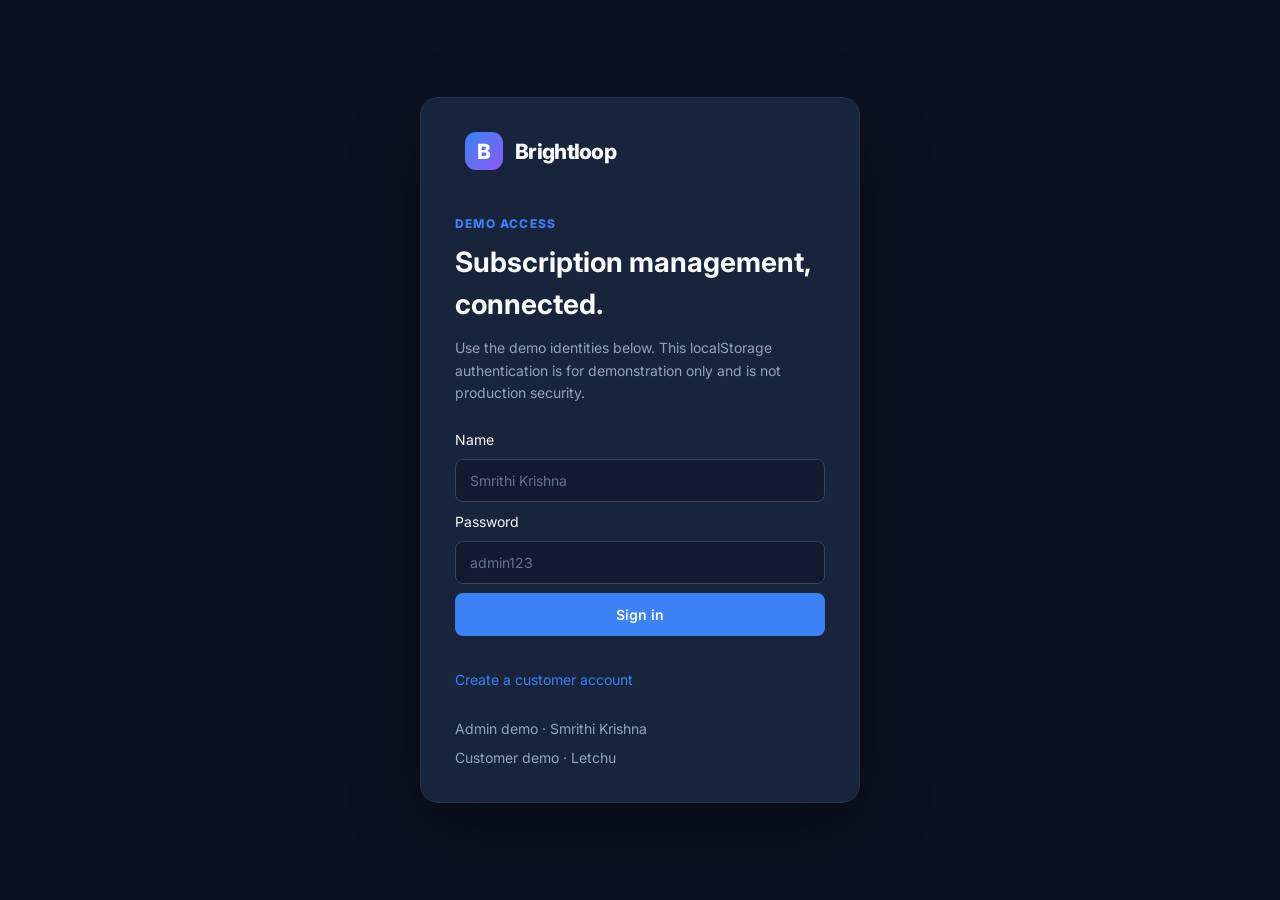
<file: index.html>
<!DOCTYPE html>
<html lang="en">
<head>
    <meta charset="UTF-8">
    <meta name="viewport" content="width=device-width, initial-scale=1.0">
    <title>Brightloop | Subscription Management</title>

    <link rel="stylesheet" href="./styles/main.css">

    <!-- Module stylesheets -->
    <link rel="stylesheet" href="./modules/products/products.css">
    <link rel="stylesheet" href="./modules/subscriptions/subscriptions.css">
    <link rel="stylesheet" href="./modules/billing/billing.css">
    <link rel="stylesheet" href="./modules/dashboard/dashboard.css">

    <link rel="preconnect" href="https://fonts.googleapis.com">
    <link rel="preconnect" href="https://fonts.gstatic.com" crossorigin>
    
    
    <link href="https://fonts.googleapis.com/css2?family=Inter:wght@400;500;600;700;800&display=swap" rel="stylesheet">
</head>



<body>

    <div id="auth-screen" class="auth-screen">
        <div class="auth-card">
            <div class="brand auth-brand"><div class="brand-logo">B</div><div class="brand-name">Brightloop</div></div>
            <p class="eyebrow">DEMO ACCESS</p>
            <h1>Subscription management, connected.</h1>
            <p class="auth-copy">Use the demo identities below. This localStorage authentication is for demonstration only and is not production security.</p>
            <form id="login-form">
                <label for="login-name">Name</label>
                <input id="login-name" required placeholder="Smrithi Krishna">
                <label for="login-password">Password</label>
                <input id="login-password" type="password" required placeholder="admin123">
                <button class="btn btn-primary" type="submit">Sign in</button>
                <p id="login-error" class="auth-error" role="alert"></p>
            </form>
            <form id="signup-form" class="hidden">
                <label for="signup-name">Customer name</label>
                <input id="signup-name" required placeholder="Your name">
                <label for="signup-password">Password</label>
                <input id="signup-password" type="password" minlength="4" required placeholder="At least 4 characters">
                <button class="btn btn-primary" type="submit">Create customer account</button>
                <p id="signup-error" class="auth-error" role="alert"></p>
            </form>
            <button type="button" class="auth-switch" id="signupToggle">Create a customer account</button>
            <div class="demo-identities">
                <button type="button" data-demo-login="admin">Admin demo · Smrithi Krishna</button>
                <button type="button" data-demo-login="customer">Customer demo · Letchu</button>
            </div>
        </div>
    </div>

    <div class="app-container">

        <!-- SIDEBAR -->
        <aside class="sidebar">

            <div class="brand">
                <div class="brand-logo">B</div>
                <div class="brand-name">Brightloop</div>
            </div>

            <div class="sidebar-label">WORKSPACE</div>

            <nav class="navigation">

                <button class="nav-item active" data-page="dashboard">
                    <span class="nav-icon">▦</span>
                    Dashboard
                </button>

                <button class="nav-item" data-page="products">
                    <span class="nav-icon">◈</span>
                    Products & Plans
                </button>

                <button class="nav-item" data-page="subscriptions">
                    <span class="nav-icon">⟳</span>
                    Subscriptions
                </button>

                <button class="nav-item" data-page="billing">
                    <span class="nav-icon">▤</span>
                    Billing & Payments
                </button>

            </nav>

            <div class="sidebar-bottom">
                <div class="user-avatar" id="sidebar-avatar">A</div>
                <div class="user-info">
                    <strong id="sidebar-user-name">Admin</strong>
                    <span id="sidebar-user-role">Administrator</span>
                </div>
                <button class="logout-btn" id="logoutBtn" type="button" title="Log out">↪</button>
            </div>

        </aside>


        <!-- MAIN CONTENT -->
        <main class="main-content">

            <header class="topbar">

                <div>
                    <p class="breadcrumb">Brightloop / <span id="current-page">Dashboard</span></p>
                </div>

                <div class="topbar-actions">
                    <button class="mobile-menu-btn" id="mobileMenuBtn" type="button" aria-label="Open navigation">☰</button>
                    <span class="notification-icon">♧</span>
                    <div class="topbar-avatar" id="topbar-avatar">A</div>
                    <span class="admin-name" id="topbar-user-name">Admin</span>
                </div>

            </header>


            <!-- DYNAMIC PAGE CONTENT -->
            <section id="page-content" class="page-content">

                <div class="loading-message">
                    Loading Brightloop...
                </div>

            </section>

        </main>

    </div>

    <script type="module" src="./app.js"></script>

</body>
</html>
</file>
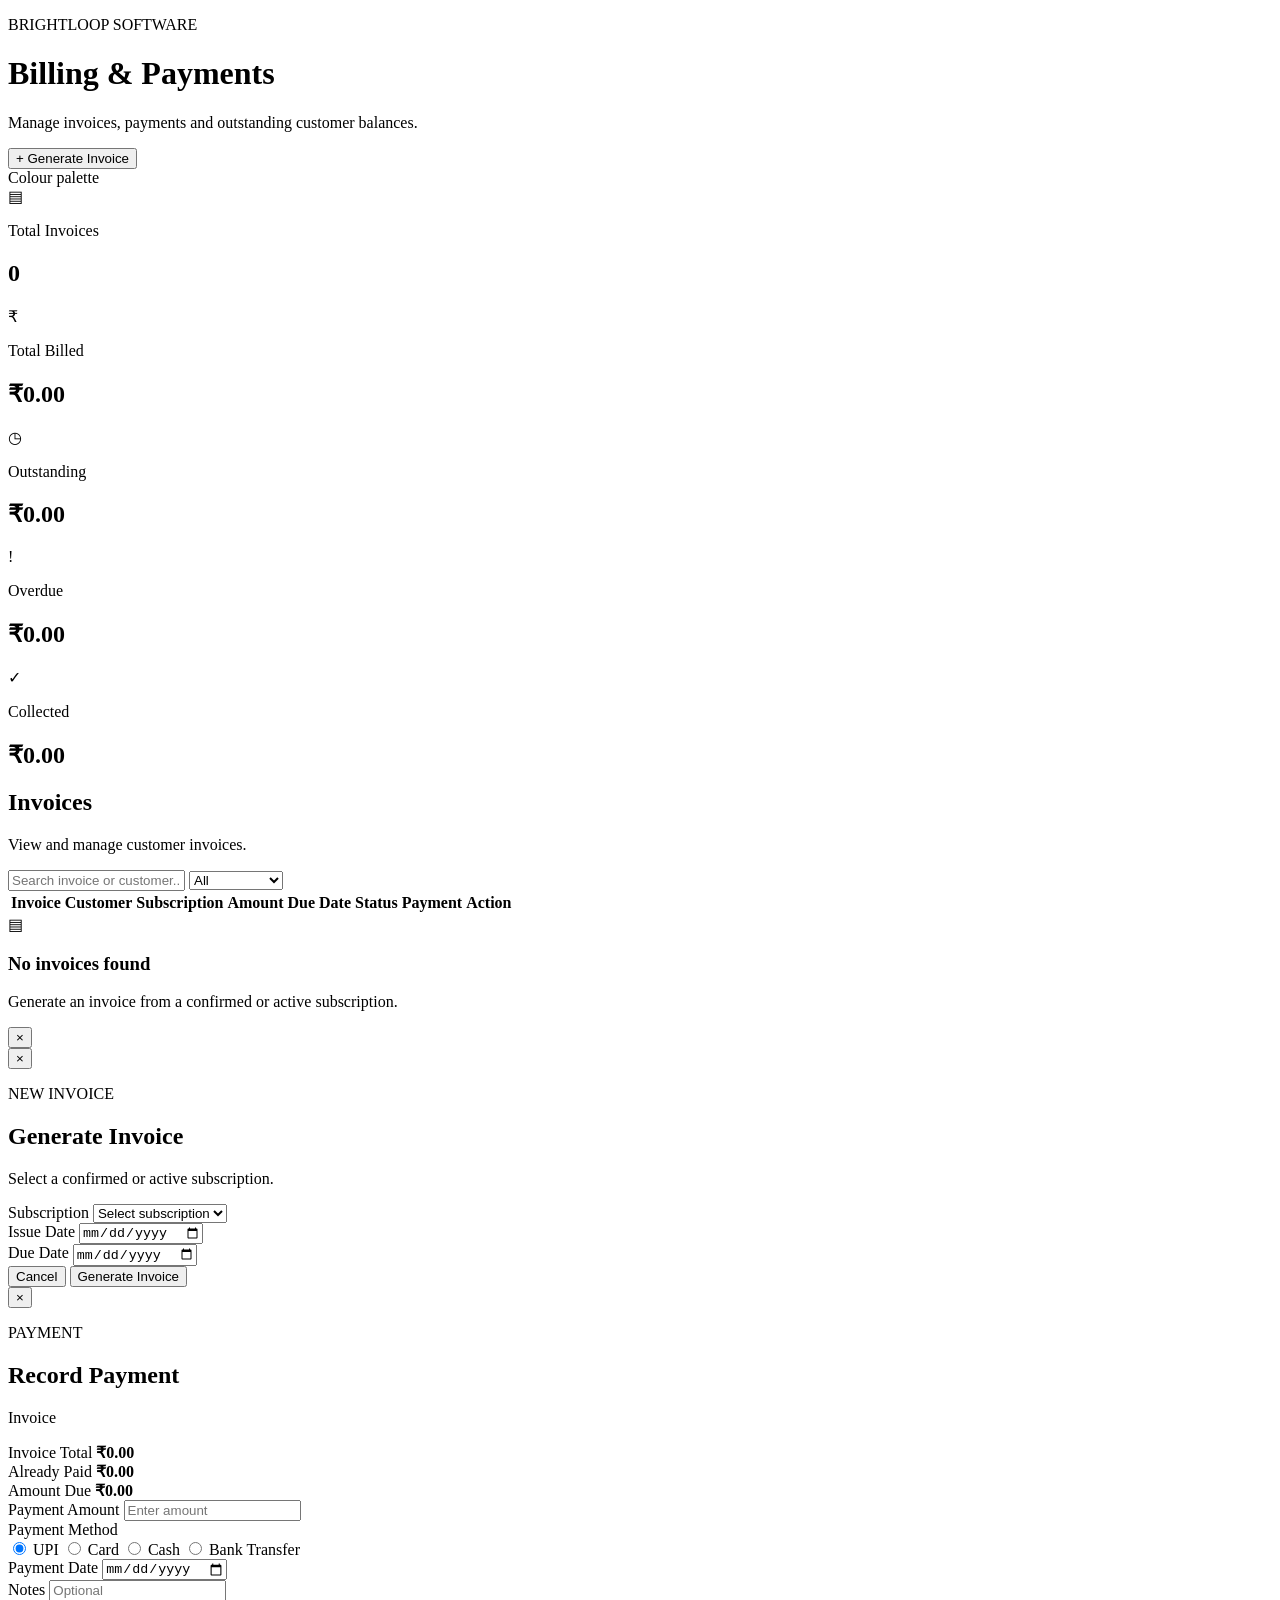
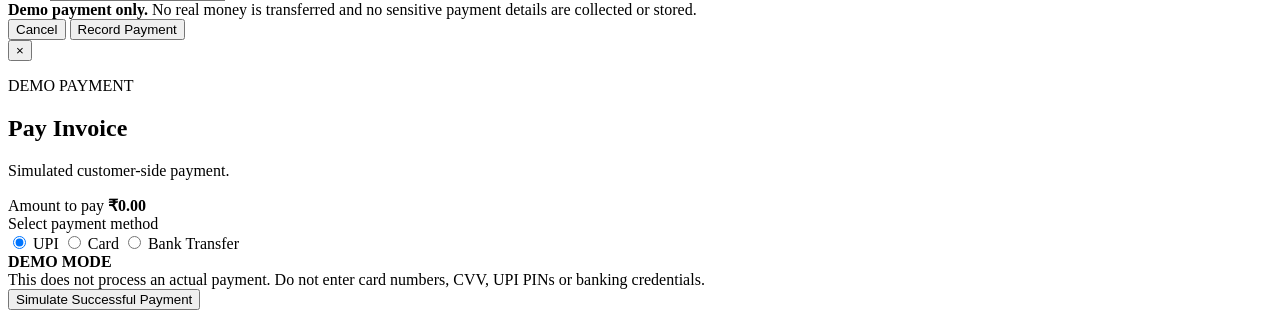
<file: modules/billing/billing.html>
<!DOCTYPE html>
<html lang="en">
<head>
    <meta charset="UTF-8">
    <meta name="viewport" content="width=device-width, initial-scale=1.0">

    <title>Brightloop Billing</title>

</head>

<body>

<div class="billing-page">

    <header class="billing-header no-print">

        <div>
            <p class="eyebrow">BRIGHTLOOP SOFTWARE</p>
            <h1>Billing & Payments</h1>
            <p class="subtitle">
                Manage invoices, payments and outstanding customer balances.
            </p>
        </div>

        <button class="primary-btn" id="generateInvoiceBtn">
            + Generate Invoice
        </button>

    </header>

    <section class="palette-preview no-print" aria-label="Brightloop colour palette">
        <span class="palette-label">Colour palette</span>
        <span class="palette-swatch" style="--swatch-color: #0B1020" title="Main background"></span>
        <span class="palette-swatch" style="--swatch-color: #111A2E" title="Sidebar background"></span>
        <span class="palette-swatch" style="--swatch-color: #18243B" title="Card background"></span>
        <span class="palette-swatch" style="--swatch-color: #25334D" title="Border"></span>
        <span class="palette-swatch" style="--swatch-color: #3B82F6" title="Primary blue"></span>
        <span class="palette-swatch" style="--swatch-color: #2563EB" title="Primary hover"></span>
        <span class="palette-swatch" style="--swatch-color: #8B5CF6" title="Accent purple"></span>
        <span class="palette-swatch" style="--swatch-color: #2DD4BF" title="Success teal"></span>
        <span class="palette-swatch" style="--swatch-color: #F59E0B" title="Warning amber"></span>
        <span class="palette-swatch" style="--swatch-color: #F87171" title="Danger red"></span>
        <span class="palette-swatch" style="--swatch-color: #F8FAFC" title="Primary text"></span>
        <span class="palette-swatch" style="--swatch-color: #94A3B8" title="Secondary text"></span>
        <span class="palette-swatch" style="--swatch-color: #64748B" title="Muted text"></span>
    </section>

    <section class="summary-grid no-print">

        <div class="summary-card">
            <div class="summary-icon">▤</div>
            <div>
                <p>Total Invoices</p>
                <h2 id="totalInvoices">0</h2>
            </div>
        </div>

        <div class="summary-card">
            <div class="summary-icon">₹</div>
            <div>
                <p>Total Billed</p>
                <h2 id="totalBilled">₹0.00</h2>
            </div>
        </div>

        <div class="summary-card">
            <div class="summary-icon">◷</div>
            <div>
                <p>Outstanding</p>
                <h2 id="totalOutstanding">₹0.00</h2>
            </div>
        </div>

        <div class="summary-card overdue-card">
            <div class="summary-icon">!</div>
            <div>
                <p>Overdue</p>
                <h2 id="totalOverdue">₹0.00</h2>
            </div>
        </div>

        <div class="summary-card paid-card">
            <div class="summary-icon">✓</div>
            <div>
                <p>Collected</p>
                <h2 id="totalCollected">₹0.00</h2>
            </div>
        </div>

    </section>


    <section class="billing-card no-print">

        <div class="section-header">

            <div>
                <h2>Invoices</h2>
                <p>View and manage customer invoices.</p>
            </div>

            <div class="invoice-tools">

                <input
                    type="text"
                    id="invoiceSearch"
                    placeholder="Search invoice or customer..."
                >

                <select id="invoiceFilter">
                    <option value="all">All</option>
                    <option value="Draft">Draft</option>
                    <option value="Confirmed">Confirmed</option>
                    <option value="Paid">Paid</option>
                    <option value="Outstanding">Outstanding</option>
                    <option value="Overdue">Overdue</option>
                </select>

            </div>

        </div>


        <div class="table-wrapper">

            <table>

                <thead>
                    <tr>
                        <th>Invoice</th>
                        <th>Customer</th>
                        <th>Subscription</th>
                        <th>Amount</th>
                        <th>Due Date</th>
                        <th>Status</th>
                        <th>Payment</th>
                        <th>Action</th>
                    </tr>
                </thead>

                <tbody id="invoiceTableBody">
                </tbody>

            </table>

            <div id="emptyState" class="empty-state">
                <div class="empty-icon">▤</div>
                <h3>No invoices found</h3>
                <p>
                    Generate an invoice from a confirmed or active subscription.
                </p>
            </div>

        </div>

    </section>


    <div class="modal-overlay" id="invoiceModal">

        <div class="modal invoice-modal">

            <button class="close-btn no-print" data-close="invoiceModal">
                ×
            </button>

            <div id="invoiceDetails">
            </div>

        </div>

    </div>


    <div class="modal-overlay" id="generateModal">

        <div class="modal no-print">

            <button class="close-btn" data-close="generateModal">
                ×
            </button>

            <div class="modal-header">
                <p class="eyebrow">NEW INVOICE</p>
                <h2>Generate Invoice</h2>
                <p>
                    Select a confirmed or active subscription.
                </p>
            </div>

            <div class="form-group">

                <label for="subscriptionSelect">
                    Subscription
                </label>

                <select id="subscriptionSelect">
                    <option value="">
                        Select subscription
                    </option>
                </select>

            </div>

            <div id="subscriptionPreview" class="subscription-preview">
            </div>

            <div class="form-grid">

                <div class="form-group">

                    <label for="invoiceIssueDate">
                        Issue Date
                    </label>

                    <input
                        type="date"
                        id="invoiceIssueDate"
                    >

                </div>

                <div class="form-group">

                    <label for="invoiceDueDate">
                        Due Date
                    </label>

                    <input
                        type="date"
                        id="invoiceDueDate"
                    >

                </div>

            </div>

            <div class="form-actions">

                <button
                    class="secondary-btn"
                    data-close="generateModal"
                >
                    Cancel
                </button>

                <button
                    class="primary-btn"
                    id="createInvoiceBtn"
                >
                    Generate Invoice
                </button>

            </div>

        </div>

    </div>


    <div class="modal-overlay" id="paymentModal">

        <div class="modal no-print">

            <button class="close-btn" data-close="paymentModal">
                ×
            </button>

            <div class="modal-header">

                <p class="eyebrow">PAYMENT</p>

                <h2>Record Payment</h2>

                <p id="paymentInvoiceLabel">
                    Invoice
                </p>

            </div>


            <div class="payment-summary">

                <div>
                    <span>Invoice Total</span>
                    <strong id="paymentInvoiceTotal">
                        ₹0.00
                    </strong>
                </div>

                <div>
                    <span>Already Paid</span>
                    <strong id="paymentAlreadyPaid">
                        ₹0.00
                    </strong>
                </div>

                <div>
                    <span>Amount Due</span>
                    <strong id="paymentAmountDue">
                        ₹0.00
                    </strong>
                </div>

            </div>


            <div class="form-group">

                <label for="paymentAmount">
                    Payment Amount
                </label>

                <input
                    type="number"
                    id="paymentAmount"
                    min="0"
                    step="0.01"
                    placeholder="Enter amount"
                >

            </div>


            <div class="form-group">

                <label>
                    Payment Method
                </label>

                <div class="payment-methods">

                    <label class="method-option">
                        <input
                            type="radio"
                            name="paymentMethod"
                            value="UPI"
                            checked
                        >
                        <span>UPI</span>
                    </label>

                    <label class="method-option">
                        <input
                            type="radio"
                            name="paymentMethod"
                            value="Card"
                        >
                        <span>Card</span>
                    </label>

                    <label class="method-option">
                        <input
                            type="radio"
                            name="paymentMethod"
                            value="Cash"
                        >
                        <span>Cash</span>
                    </label>

                    <label class="method-option">
                        <input
                            type="radio"
                            name="paymentMethod"
                            value="Bank Transfer"
                        >
                        <span>Bank Transfer</span>
                    </label>

                </div>

            </div>


            <div class="form-grid">

                <div class="form-group">

                    <label for="paymentDate">
                        Payment Date
                    </label>

                    <input
                        type="date"
                        id="paymentDate"
                    >

                </div>

                <div class="form-group">

                    <label for="paymentNotes">
                        Notes
                    </label>

                    <input
                        type="text"
                        id="paymentNotes"
                        placeholder="Optional"
                    >

                </div>

            </div>


            <div class="demo-warning">
                <strong>Demo payment only.</strong>
                No real money is transferred and no sensitive payment details
                are collected or stored.
            </div>


            <div class="form-actions">

                <button
                    class="secondary-btn"
                    data-close="paymentModal"
                >
                    Cancel
                </button>

                <button
                    class="primary-btn"
                    id="recordPaymentBtn"
                >
                    Record Payment
                </button>

            </div>

        </div>

    </div>


    <div class="modal-overlay" id="payNowModal">

        <div class="modal no-print">

            <button class="close-btn" data-close="payNowModal">
                ×
            </button>

            <div class="modal-header">

                <p class="eyebrow">DEMO PAYMENT</p>

                <h2>Pay Invoice</h2>

                <p>
                    Simulated customer-side payment.
                </p>

            </div>


            <div class="pay-now-amount">

                <span>Amount to pay</span>

                <strong id="payNowAmount">
                    ₹0.00
                </strong>

            </div>


            <div class="form-group">

                <label>
                    Select payment method
                </label>

                <div class="payment-methods">

                    <label class="method-option">
                        <input
                            type="radio"
                            name="payNowMethod"
                            value="UPI"
                            checked
                        >
                        <span>UPI</span>
                    </label>

                    <label class="method-option">
                        <input
                            type="radio"
                            name="payNowMethod"
                            value="Card"
                        >
                        <span>Card</span>
                    </label>

                    <label class="method-option">
                        <input
                            type="radio"
                            name="payNowMethod"
                            value="Bank Transfer"
                        >
                        <span>Bank Transfer</span>
                    </label>

                </div>

            </div>


            <div class="demo-warning">
                <strong>DEMO MODE</strong><br>
                This does not process an actual payment.
                Do not enter card numbers, CVV, UPI PINs or banking credentials.
            </div>


            <button
                class="primary-btn full-width"
                id="simulatePaymentBtn"
            >
                Simulate Successful Payment
            </button>

        </div>

    </div>


    <div id="toast" class="toast">
        <span id="toastMessage"></span>
    </div>

</div>


</body>
</html>
</file>
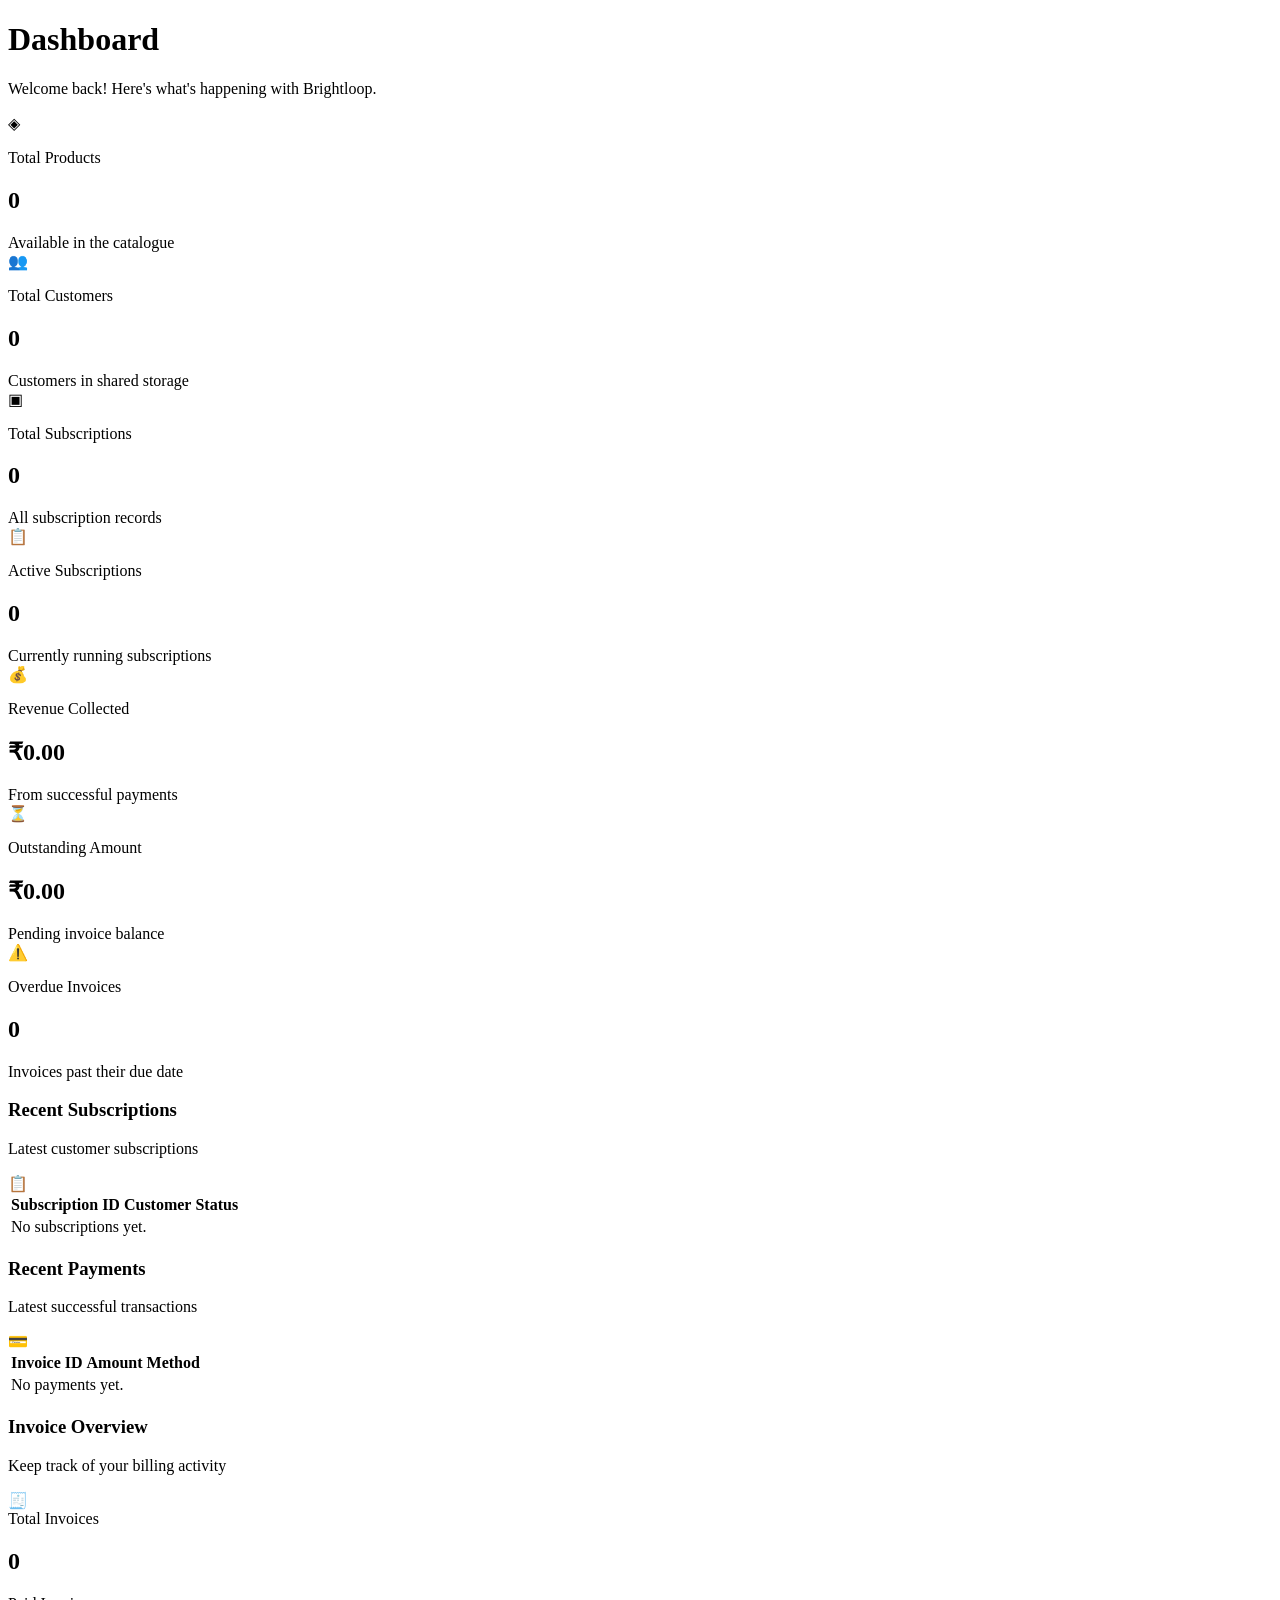
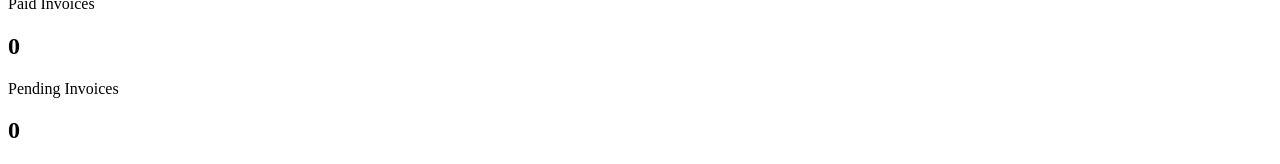
<file: modules/dashboard/dashboard.html>
<!DOCTYPE html>
<html lang="en">
<head>
    <meta charset="UTF-8">
    <meta name="viewport" content="width=device-width, initial-scale=1.0">
    <title>Brightloop | Dashboard</title>

    <link rel="preconnect" href="https://fonts.googleapis.com">
    <link rel="preconnect" href="https://fonts.gstatic.com" crossorigin>
    <link href="https://fonts.googleapis.com/css2?family=Inter:wght@400;500;600;700&display=swap" rel="stylesheet">

</head>

<body>

    <main class="dashboard-page">

        <!-- Page Heading -->
        <header class="page-heading">
            <div>
                <h1>Dashboard</h1>
                <p>Welcome back! Here's what's happening with Brightloop.</p>
            </div>

            <div class="dashboard-date" id="dashboard-date"></div>
        </header>

        <!-- Summary Cards -->
        <section class="dashboard-stats">

            <article class="card stat-card">
                <div class="stat-icon">◈</div>
                <p>Total Products</p>
                <h2 id="total-products">0</h2>
                <span>Available in the catalogue</span>
            </article>

            <article class="card stat-card">
                <div class="stat-icon">👥</div>
                <p>Total Customers</p>
                <h2 id="total-customers">0</h2>
                <span>Customers in shared storage</span>
            </article>

            <article class="card stat-card">
                <div class="stat-icon">▣</div>
                <p>Total Subscriptions</p>
                <h2 id="total-subscriptions">0</h2>
                <span>All subscription records</span>
            </article>

            <article class="card stat-card">
                <div class="stat-icon">📋</div>
                <p>Active Subscriptions</p>
                <h2 id="active-subscriptions">0</h2>
                <span>Currently running subscriptions</span>
            </article>

            <article class="card stat-card">
                <div class="stat-icon">💰</div>
                <p>Revenue Collected</p>
                <h2 id="revenue-collected">₹0.00</h2>
                <span>From successful payments</span>
            </article>

            <article class="card stat-card">
                <div class="stat-icon">⏳</div>
                <p>Outstanding Amount</p>
                <h2 id="outstanding-amount">₹0.00</h2>
                <span>Pending invoice balance</span>
            </article>

            <article class="card stat-card">
                <div class="stat-icon">⚠️</div>
                <p>Overdue Invoices</p>
                <h2 id="overdue-invoices">0</h2>
                <span>Invoices past their due date</span>
            </article>

        </section>

        <!-- Recent Activity -->
        <section class="dashboard-sections">

            <!-- Recent Subscriptions -->
            <article class="card">
                <div class="section-heading">
                    <div>
                        <h3>Recent Subscriptions</h3>
                        <p>Latest customer subscriptions</p>
                    </div>
                    <span class="section-icon">📋</span>
                </div>

                <div class="table-container">
                    <table>
                        <thead>
                            <tr>
                                <th>Subscription ID</th>
                                <th>Customer</th>
                                <th>Status</th>
                            </tr>
                        </thead>

                        <tbody id="recent-subscriptions">
                            <tr>
                                <td colspan="3">No subscriptions yet.</td>
                            </tr>
                        </tbody>
                    </table>
                </div>
            </article>

            <!-- Recent Payments -->
            <article class="card">
                <div class="section-heading">
                    <div>
                        <h3>Recent Payments</h3>
                        <p>Latest successful transactions</p>
                    </div>
                    <span class="section-icon">💳</span>
                </div>

                <div class="table-container">
                    <table>
                        <thead>
                            <tr>
                                <th>Invoice ID</th>
                                <th>Amount</th>
                                <th>Method</th>
                            </tr>
                        </thead>

                        <tbody id="recent-payments">
                            <tr>
                                <td colspan="3">No payments yet.</td>
                            </tr>
                        </tbody>
                    </table>
                </div>
            </article>

        </section>

        <!-- Invoice Overview -->
        <section class="card invoice-overview">
            <div class="section-heading">
                <div>
                    <h3>Invoice Overview</h3>
                    <p>Keep track of your billing activity</p>
                </div>
                <span class="section-icon">🧾</span>
            </div>

            <div class="invoice-summary">
                <div>
                    <span>Total Invoices</span>
                    <h2 id="total-invoices">0</h2>
                </div>

                <div>
                    <span>Paid Invoices</span>
                    <h2 id="paid-invoices">0</h2>
                </div>

                <div>
                    <span>Pending Invoices</span>
                    <h2 id="pending-invoices">0</h2>
                </div>
            </div>
        </section>

    </main>

</body>
</html>
</file>
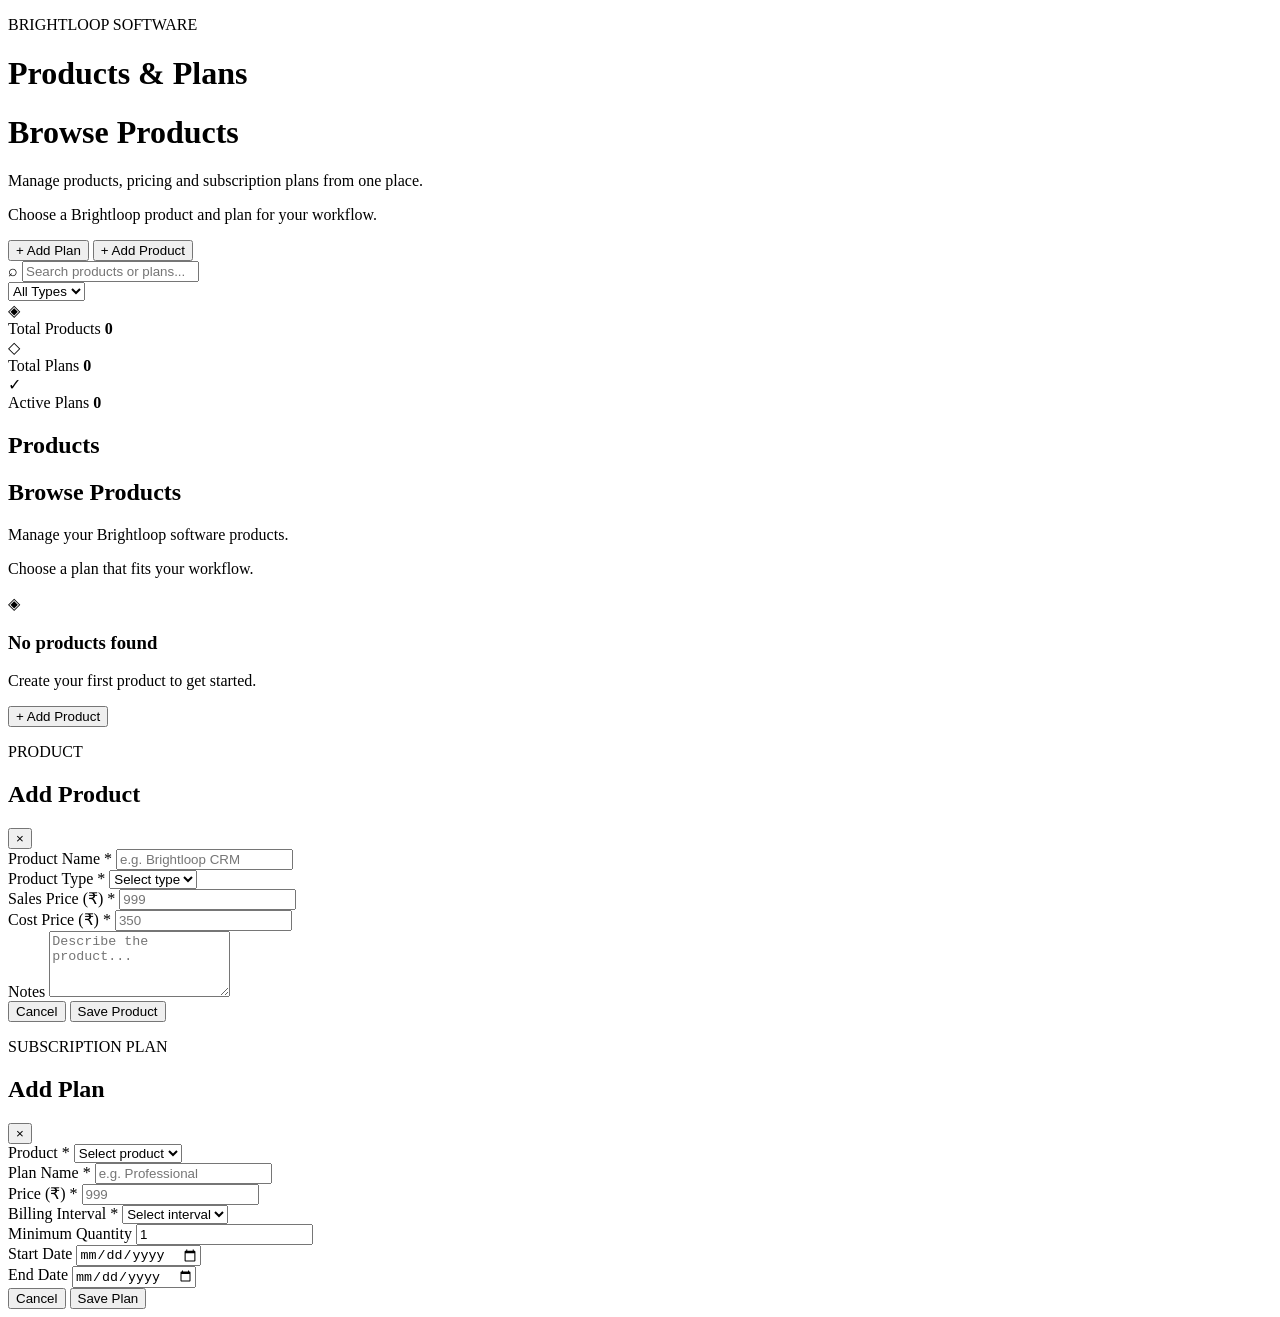
<file: modules/products/products.html>
<!DOCTYPE html>
<html lang="en">
<head>
    <meta charset="UTF-8">
    <meta name="viewport" content="width=device-width, initial-scale=1.0">
    <title>Products & Plans - Brightloop</title>
</head>

<body>

    <div class="products-page">

        <!-- Header -->
        <header class="page-header">
            <div>
                <p class="eyebrow">BRIGHTLOOP SOFTWARE</p>
                <h1 class="admin-only">Products & Plans</h1>
                <h1 class="customer-only">Browse Products</h1>
                <p class="subtitle admin-only">
                    Manage products, pricing and subscription plans from one place.
                </p>
                <p class="subtitle customer-only">Choose a Brightloop product and plan for your workflow.</p>
            </div>

            <div class="header-actions admin-only">
                <button class="btn btn-secondary" id="addPlanBtn">
                    + Add Plan
                </button>
                <button class="btn btn-primary" id="addProductBtn">
                    + Add Product
                </button>
            </div>
        </header>

        <!-- Search -->
        <section class="toolbar admin-only">
            <div class="search-box">
                <span>⌕</span>
                <input
                    type="text"
                    id="searchInput"
                    placeholder="Search products or plans..."
                >
            </div>

            <select id="typeFilter">
                <option value="all">All Types</option>
                <option value="SaaS">SaaS</option>
                <option value="Add-on">Add-on</option>
                <option value="Service">Service</option>
                <option value="Other">Other</option>
            </select>
        </section>

        <!-- Statistics -->
        <section class="stats-grid admin-only">

            <div class="stat-card">
                <div class="stat-icon">◈</div>
                <div>
                    <span>Total Products</span>
                    <strong id="totalProducts">0</strong>
                </div>
            </div>

            <div class="stat-card">
                <div class="stat-icon">◇</div>
                <div>
                    <span>Total Plans</span>
                    <strong id="totalPlans">0</strong>
                </div>
            </div>

            <div class="stat-card">
                <div class="stat-icon">✓</div>
                <div>
                    <span>Active Plans</span>
                    <strong id="activePlans">0</strong>
                </div>
            </div>

        </section>

        <!-- Products -->
        <section class="content-section">

            <div class="section-heading">
                <div>
                    <h2 class="admin-only">Products</h2>
                    <h2 class="customer-only">Browse Products</h2>
                    <p class="admin-only">Manage your Brightloop software products.</p>
                    <p class="customer-only">Choose a plan that fits your workflow.</p>
                </div>
            </div>

            <div id="productsContainer" class="products-grid"></div>

            <div id="emptyProducts" class="empty-state hidden">
                <div class="empty-icon">◈</div>
                <h3>No products found</h3>
                <p>Create your first product to get started.</p>
                <button class="btn btn-primary admin-only" id="emptyAddProduct">
                    + Add Product
                </button>
            </div>

        </section>

    </div>

    <!-- Product Form -->
    <div class="modal-overlay hidden" id="productModal">

        <div class="modal">

            <div class="modal-header">
                <div>
                    <p class="eyebrow">PRODUCT</p>
                    <h2 id="productModalTitle">Add Product</h2>
                </div>

                <button class="close-btn" id="closeProductModal">&times;</button>
            </div>

            <form id="productForm">

                <input type="hidden" id="productId">

                <div class="form-group">
                    <label for="productName">
                        Product Name <span>*</span>
                    </label>

                    <input
                        type="text"
                        id="productName"
                        placeholder="e.g. Brightloop CRM"
                        required
                    >
                </div>

                <div class="form-row">

                    <div class="form-group">
                        <label for="productType">
                            Product Type <span>*</span>
                        </label>

                        <select id="productType" required>
                            <option value="">Select type</option>
                            <option value="SaaS">SaaS</option>
                            <option value="Add-on">Add-on</option>
                            <option value="Service">Service</option>
                            <option value="Other">Other</option>
                        </select>
                    </div>

                    <div class="form-group">
                        <label for="productPrice">
                            Sales Price (₹) <span>*</span>
                        </label>

                        <input
                            type="number"
                            id="productPrice"
                            min="0"
                            step="0.01"
                            placeholder="999"
                            required
                        >
                    </div>

                </div>

                <div class="form-group">
                    <label for="productCost">
                        Cost Price (₹) <span>*</span>
                    </label>

                    <input
                        type="number"
                        id="productCost"
                        min="0"
                        step="0.01"
                        placeholder="350"
                        required
                    >
                </div>

                <div class="form-group">
                    <label for="productNotes">Notes</label>

                    <textarea
                        id="productNotes"
                        rows="4"
                        placeholder="Describe the product..."
                    ></textarea>
                </div>

                <div class="modal-actions">
                    <button type="button" class="btn btn-secondary" id="cancelProduct">
                        Cancel
                    </button>

                    <button type="submit" class="btn btn-primary">
                        Save Product
                    </button>
                </div>

            </form>

        </div>
    </div>

    <!-- Plan model -->
    <div class="modal-overlay hidden" id="planModal">

        <div class="modal">

            <div class="modal-header">
                <div>
                    <p class="eyebrow">SUBSCRIPTION PLAN</p>
                    <h2 id="planModalTitle">Add Plan</h2>
                </div>

                <button class="close-btn" id="closePlanModal">&times;</button>
            </div>

            <form id="planForm">

                <input type="hidden" id="planId">

                <div class="form-group">
                    <label for="planProduct">
                        Product <span>*</span>
                    </label>

                    <select id="planProduct" required>
                        <option value="">Select product</option>
                    </select>
                </div>

                <div class="form-group">
                    <label for="planName">
                        Plan Name <span>*</span>
                    </label>

                    <input
                        type="text"
                        id="planName"
                        placeholder="e.g. Professional"
                        required
                    >
                </div>

                <div class="form-row">

                    <div class="form-group">
                        <label for="planPrice">
                            Price (₹) <span>*</span>
                        </label>

                        <input
                            type="number"
                            id="planPrice"
                            min="0"
                            step="0.01"
                            placeholder="999"
                            required
                        >
                    </div>

                    <div class="form-group">
                        <label for="planInterval">
                            Billing Interval <span>*</span>
                        </label>

                        <select id="planInterval" required>
                            <option value="">Select interval</option>
                            <option value="daily">Daily</option>
                            <option value="weekly">Weekly</option>
                            <option value="monthly">Monthly</option>
                            <option value="yearly">Yearly</option>
                        </select>
                    </div>

                </div>

                <div class="form-group">
                    <label for="planQuantity">
                        Minimum Quantity
                    </label>

                    <input
                        type="number"
                        id="planQuantity"
                        min="1"
                        value="1"
                    >
                </div>

                <div class="form-row">

                    <div class="form-group">
                        <label for="planStartDate">
                            Start Date
                        </label>

                        <input type="date" id="planStartDate">
                    </div>

                    <div class="form-group">
                        <label for="planEndDate">
                            End Date
                        </label>

                        <input type="date" id="planEndDate">
                    </div>

                </div>

                <div class="modal-actions">

                    <button
                        type="button"
                        class="btn btn-secondary"
                        id="cancelPlan"
                    >
                        Cancel
                    </button>

                    <button
                        type="submit"
                        class="btn btn-primary"
                    >
                        Save Plan
                    </button>

                </div>

            </form>

        </div>
    </div>

    <!-- product -->
    <div id="toast" class="toast"></div>

</body>
</html>
</file>
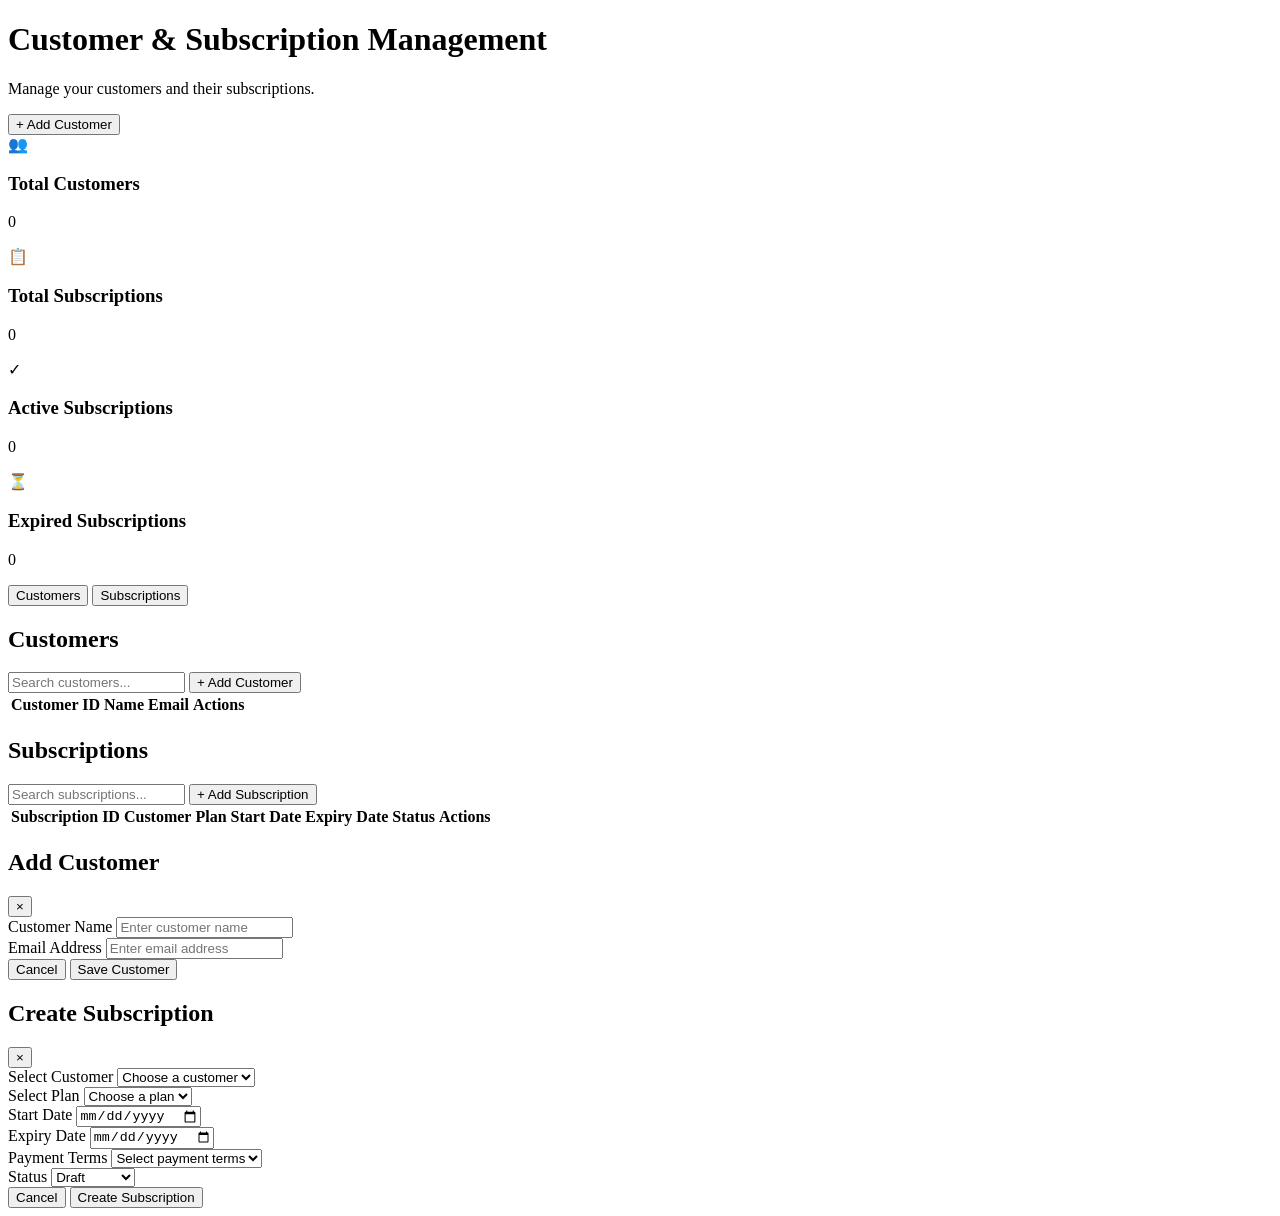
<file: modules/subscriptions/subscriptions.html>
<!DOCTYPE html>
<html lang="en">
<head>
    <meta charset="UTF-8">
    <meta name="viewport" content="width=device-width, initial-scale=1.0">
    <title>Brightloop | Subscriptions</title>
</head>

<body>

<div class="container">

    <!-- Main Content -->
    <main class="main-content">

        <!-- Page Header -->
        <header class="page-header">
            <div>
                <h1>Customer & Subscription Management</h1>
                <p>Manage your customers and their subscriptions.</p>
            </div>

            <button class="btn btn-primary admin-only" id="addCustomerBtn">
                + Add Customer
            </button>
        </header>


        <!-- Statistics -->
        <section class="stats-grid">

            <div class="stat-card">
                <div class="stat-icon">👥</div>
                <h3>Total Customers</h3>
                <p id="totalCustomers">0</p>
            </div>

            <div class="stat-card">
                <div class="stat-icon">📋</div>
                <h3>Total Subscriptions</h3>
                <p id="totalSubscriptions">0</p>
            </div>

            <div class="stat-card">
                <div class="stat-icon">✓</div>
                <h3>Active Subscriptions</h3>
                <p id="activeSubscriptions">0</p>
            </div>

            <div class="stat-card">
                <div class="stat-icon">⏳</div>
                <h3>Expired Subscriptions</h3>
                <p id="expiredSubscriptions">0</p>
            </div>

        </section>


        <!-- Tabs -->
        <section class="tabs">

            <button class="tab-btn active admin-only" data-tab="customers">
                Customers
            </button>

            <button class="tab-btn" data-tab="subscriptions">
                Subscriptions
            </button>

        </section>


        <!-- Customers Tab -->
        <section class="tab-content active admin-only" id="customers">

            <div class="panel">

                <div class="panel-header">
                    <h2>Customers</h2>

                    <div class="search-filter">
                        <input
                            type="text"
                            id="customerSearch"
                            class="search-box"
                            placeholder="Search customers..."
                        >

                        <button class="btn btn-primary" id="addCustomerBtn2">
                            + Add Customer
                        </button>
                    </div>
                </div>

                <div class="table-container">
                    <table>
                        <thead>
                            <tr>
                                <th>Customer ID</th>
                                <th>Name</th>
                                <th>Email</th>
                                <th>Actions</th>
                            </tr>
                        </thead>

                        <tbody id="customerTableBody">
                            <!-- Customer records will appear here -->
                        </tbody>
                    </table>
                </div>

            </div>

        </section>


        <!-- Subscriptions Tab -->
        <section class="tab-content" id="subscriptions">

            <div class="panel">

                <div class="panel-header">
                    <h2>Subscriptions</h2>

                    <div class="search-filter">
                        <input
                            type="text"
                            id="subscriptionSearch"
                            class="search-box"
                            placeholder="Search subscriptions..."
                        >

                        <button class="btn btn-primary" id="addSubscriptionBtn">
                            + Add Subscription
                        </button>
                    </div>
                </div>

                <div class="table-container">
                    <table>
                        <thead>
                            <tr>
                                <th>Subscription ID</th>
                                <th>Customer</th>
                                <th>Plan</th>
                                <th>Start Date</th>
                                <th>Expiry Date</th>
                                <th>Status</th>
                                <th>Actions</th>
                            </tr>
                        </thead>

                        <tbody id="subscriptionTableBody">
                            <!-- Subscription records will appear here -->
                        </tbody>
                    </table>
                </div>

            </div>

        </section>

    </main>

</div>


<!-- Add Customer Modal -->
<div class="modal admin-only" id="customerModal">

    <div class="modal-content">

        <div class="modal-header">
            <h2 id="customerModalTitle">Add Customer</h2>
            <button class="close-btn" id="closeCustomerModal">&times;</button>
        </div>

        <form id="customerForm">

            <div class="form-grid">

                <div class="form-group full-width">
                    <label for="customerName">Customer Name</label>
                    <input
                        type="text"
                        id="customerName"
                        placeholder="Enter customer name"
                        required
                    >
                </div>

                <div class="form-group full-width">
                    <label for="customerEmail">Email Address</label>
                    <input
                        type="email"
                        id="customerEmail"
                        placeholder="Enter email address"
                        required
                    >
                </div>

            </div>

            <div class="form-actions">
                <button type="button" class="btn btn-secondary" id="cancelCustomer">
                    Cancel
                </button>

                <button type="submit" class="btn btn-primary">
                    Save Customer
                </button>
            </div>

        </form>

    </div>

</div>


<!-- Add Subscription Modal -->
<div class="modal" id="subscriptionModal">

    <div class="modal-content">

        <div class="modal-header">
            <h2>Create Subscription</h2>
            <button class="close-btn" id="closeSubscriptionModal">&times;</button>
        </div>

        <form id="subscriptionForm">

            <div class="form-grid">

                <div class="form-group full-width">
                    <label for="subscriptionCustomer">Select Customer</label>
                    <select id="subscriptionCustomer" required>
                        <option value="">Choose a customer</option>
                    </select>
                </div>

                <div class="form-group full-width">
                    <label for="subscriptionPlan">Select Plan</label>
                    <select id="subscriptionPlan" required>
                        <option value="">Choose a plan</option>
                    </select>
                </div>

                <div class="form-group">
                    <label for="startDate">Start Date</label>
                    <input type="date" id="startDate" required>
                </div>

                <div class="form-group">
                    <label for="expiryDate">Expiry Date</label>
                    <input type="date" id="expiryDate" required>
                </div>

                <div class="form-group">
                    <label for="paymentTerms">Payment Terms</label>
                    <select id="paymentTerms" required>
                        <option value="">Select payment terms</option>
                        <option value="Monthly">Monthly</option>
                        <option value="Quarterly">Quarterly</option>
                        <option value="Yearly">Yearly</option>
                    </select>
                </div>

                <div class="form-group">
                    <label for="subscriptionStatus">Status</label>
                    <select id="subscriptionStatus" required>
                        <option value="Draft">Draft</option>
                        <option value="Quotation">Quotation</option>
                        <option value="Confirmed">Confirmed</option>
                        <option value="Active">Active</option>
                    </select>
                </div>

            </div>

            <div class="form-actions">
                <button type="button" class="btn btn-secondary" id="cancelSubscription">
                    Cancel
                </button>

                <button type="submit" class="btn btn-primary">
                    Create Subscription
                </button>
            </div>

        </form>

    </div>

</div>


<!-- Toast Message -->
<div class="toast" id="toast"></div>


<!-- JavaScript -->
</body>
</html>
</file>
<file: styles/main.css>
/* =========================================
   BRIGHTLOOP - GLOBAL DESIGN SYSTEM
   Dark Premium SaaS Theme
========================================= */

/* 1. CSS VARIABLES */

:root {
    --bg-main: #0B1020;
    --bg-sidebar: #111A2E;
    --bg-card: #18243B;
    --bg-hover: #25334D;

    --border: #25334D;

    --primary: #3B82F6;
    --primary-hover: #2563EB;
    --accent: #8B5CF6;

    --success: #2DD4BF;
    --warning: #F59E0B;
    --danger: #F87171;

    --text-primary: #F8FAFC;
    --text-secondary: #94A3B8;
    --text-muted: #64748B;

    --sidebar-width: 250px;

    --radius-sm: 8px;
    --radius-md: 12px;
    --radius-lg: 16px;

    --transition: 0.2s ease;
}


/* 2. RESET */

* {
    margin: 0;
    padding: 0;
    box-sizing: border-box;
}

html {
    scroll-behavior: smooth;
}

body {
    font-family: 'Inter', sans-serif;
    background: var(--bg-main);
    color: var(--text-primary);
    min-height: 100vh;
    font-size: 14px;
    line-height: 1.5;
}

.hidden {
    display: none !important;
}

.auth-screen {
    min-height: 100vh;
    display: grid;
    place-items: center;
    padding: 24px;
    background: var(--bg-main);
}

.auth-card {
    width: min(100%, 440px);
    padding: 34px;
    border: 1px solid var(--border);
    border-radius: 18px;
    background: var(--bg-card);
    box-shadow: 0 24px 70px rgba(0, 0, 0, .28);
}

.auth-brand { margin-bottom: 30px; }
.auth-card h1 { margin: 8px 0 12px; font-size: 28px; }
.auth-copy { color: var(--text-secondary); line-height: 1.6; }
.auth-card form { display: grid; gap: 9px; margin-top: 24px; }
.auth-card input { width: 100%; }
.auth-error { min-height: 20px; margin: 0; color: var(--danger); }
.auth-switch { margin: 4px 0 16px; color: var(--primary); background: transparent; border: 0; cursor: pointer; }
.demo-identities { display: grid; gap: 8px; margin-top: 12px; }
.demo-identities button { color: var(--text-secondary); background: transparent; border: 0; cursor: pointer; text-align: left; }
.logout-btn, .mobile-menu-btn { color: var(--text-secondary); background: transparent; border: 0; cursor: pointer; }
.logout-btn { margin-left: auto; font-size: 20px; }
.mobile-menu-btn { display: none; font-size: 20px; }

button,
input,
select,
textarea {
    font-family: inherit;
}

button {
    cursor: pointer;
}

a {
    color: inherit;
    text-decoration: none;
}


/* 3. MAIN APPLICATION LAYOUT */

.app-container {
    display: flex;
    min-height: 100vh;
    width: 100%;
}


/* 4. SIDEBAR */

.sidebar {
    width: var(--sidebar-width);
    min-width: var(--sidebar-width);
    background: var(--bg-sidebar);
    border-right: 1px solid var(--border);

    display: flex;
    flex-direction: column;

    padding: 25px 16px;

    position: fixed;
    top: 0;
    left: 0;
    bottom: 0;
    z-index: 100;
}


/* Brand */

.brand {
    display: flex;
    align-items: center;
    gap: 12px;

    padding: 0 10px;
    margin-bottom: 45px;
}

.brand-logo {
    width: 38px;
    height: 38px;

    display: flex;
    align-items: center;
    justify-content: center;

    background: linear-gradient(
        135deg,
        var(--primary),
        var(--accent)
    );

    color: white;
    font-size: 21px;
    font-weight: 800;

    border-radius: 11px;
}

.brand-name {
    font-size: 21px;
    font-weight: 800;
    letter-spacing: -0.7px;
}


/* Sidebar label */

.sidebar-label {
    color: var(--text-muted);
    font-size: 10px;
    font-weight: 700;
    letter-spacing: 1.5px;

    padding: 0 12px;
    margin-bottom: 15px;
}


/* Navigation */

.navigation {
    display: flex;
    flex-direction: column;
    gap: 7px;
}

.nav-item {
    display: flex;
    align-items: center;
    gap: 13px;

    width: 100%;
    padding: 13px 14px;

    border: none;
    border-radius: var(--radius-md);

    background: transparent;
    color: var(--text-secondary);

    font-size: 13px;
    font-weight: 500;
    text-align: left;

    transition: var(--transition);
}

.nav-item:hover {
    background: var(--bg-hover);
    color: var(--text-primary);
}

.nav-item.active {
    background: rgba(59, 130, 246, 0.16);
    color: #60A5FA;
    font-weight: 600;

    border-left: 3px solid var(--primary);
}

.nav-icon {
    width: 20px;
    text-align: center;
    font-size: 17px;
}


/* Sidebar bottom user */

.sidebar-bottom {
    margin-top: auto;

    display: flex;
    align-items: center;
    gap: 12px;

    padding: 15px 10px 5px;
    border-top: 1px solid var(--border);
}

.user-avatar,
.topbar-avatar {
    width: 36px;
    height: 36px;

    display: flex;
    align-items: center;
    justify-content: center;

    border-radius: 50%;

    background: rgba(139, 92, 246, 0.2);
    color: #C4B5FD;

    font-weight: 700;
}

.user-info {
    display: flex;
    flex-direction: column;
}

.user-info strong {
    font-size: 12px;
}

.user-info span {
    color: var(--text-muted);
    font-size: 11px;
}


/* 5. MAIN CONTENT */

.main-content {
    margin-left: var(--sidebar-width);
    width: calc(100% - var(--sidebar-width));
    min-width: 0;
    min-height: 100vh;
}


/* Topbar */

.topbar {
    height: 75px;

    display: flex;
    align-items: center;
    justify-content: space-between;

    padding: 0 35px;

    background: var(--bg-sidebar);
    border-bottom: 1px solid var(--border);

    position: sticky;
    top: 0;
    z-index: 50;
}

.breadcrumb {
    color: var(--text-muted);
    font-size: 12px;
}

.breadcrumb span {
    color: var(--text-primary);
    font-weight: 600;
}

.topbar-actions {
    display: flex;
    align-items: center;
    gap: 16px;
}

.notification-icon {
    color: var(--text-secondary);
    font-size: 20px;
    cursor: pointer;
}

.notification-icon:hover {
    color: var(--text-primary);
}

.admin-name {
    font-size: 12px;
    font-weight: 600;
}


/* Main page area */

.page-content {
    padding: 32px 35px;
    min-height: calc(100vh - 75px);
}

.loading-message {
    color: var(--text-secondary);
    padding: 30px;
    text-align: center;
}

.error-message {
    padding: 30px;
    margin: 20px 0;

    background: rgba(248, 113, 113, 0.08);
    border: 1px solid rgba(248, 113, 113, 0.3);
    border-radius: var(--radius-md);
}

.error-message h2 {
    color: var(--danger);
    margin-bottom: 8px;
}


/* 6. COMMON HEADINGS */

.page-heading {
    margin-bottom: 25px;
}

.page-heading h1 {
    font-size: 25px;
    font-weight: 700;
    letter-spacing: -0.7px;
    margin-bottom: 6px;
}

.page-heading p {
    color: var(--text-secondary);
    font-size: 13px;
}

.section-title {
    font-size: 16px;
    font-weight: 600;
    margin-bottom: 16px;
}


/* 7. COMMON CARDS */

.card {
    background: var(--bg-card);
    border: 1px solid var(--border);
    border-radius: var(--radius-lg);

    padding: 22px;

    transition: var(--transition);
}

.card:hover {
    border-color: #344765;
}

.card-title {
    font-size: 13px;
    font-weight: 600;
    color: var(--text-secondary);
    margin-bottom: 12px;
}

.card-value {
    font-size: 25px;
    font-weight: 700;
    letter-spacing: -0.8px;
}


/* 8. BUTTONS */

.btn {
    display: inline-flex;
    align-items: center;
    justify-content: center;
    gap: 8px;

    padding: 10px 17px;

    border-radius: var(--radius-sm);
    border: 1px solid transparent;

    font-size: 12px;
    font-weight: 600;

    transition: var(--transition);
}

.btn-primary {
    background: var(--primary);
    color: white;
}

.btn-primary:hover {
    background: var(--primary-hover);
}

.btn-secondary {
    background: var(--bg-hover);
    color: var(--text-primary);
    border-color: var(--border);
}

.btn-secondary:hover {
    background: #344765;
}

.btn-danger {
    background: rgba(248, 113, 113, 0.12);
    color: var(--danger);
    border-color: rgba(248, 113, 113, 0.2);
}

.btn-success {
    background: rgba(45, 212, 191, 0.12);
    color: var(--success);
    border-color: rgba(45, 212, 191, 0.2);
}


/* 9. FORM ELEMENTS */

.form-group {
    display: flex;
    flex-direction: column;
    gap: 7px;
    margin-bottom: 17px;
}

.form-group label {
    color: var(--text-secondary);
    font-size: 12px;
    font-weight: 600;
}

input,
select,
textarea {
    width: 100%;

    padding: 11px 13px;

    background: var(--bg-main);
    color: var(--text-primary);

    border: 1px solid var(--border);
    border-radius: var(--radius-sm);

    font-size: 13px;
    outline: none;

    transition: var(--transition);
}

input:focus,
select:focus,
textarea:focus {
    border-color: var(--primary);
    box-shadow: 0 0 0 3px rgba(59, 130, 246, 0.12);
}

input::placeholder,
textarea::placeholder {
    color: var(--text-muted);
}

select option {
    background: var(--bg-card);
    color: var(--text-primary);
}

textarea {
    resize: vertical;
    min-height: 90px;
}


/* 10. TABLES */

.table-container {
    width: 100%;
    overflow-x: auto;

    background: var(--bg-card);
    border: 1px solid var(--border);
    border-radius: var(--radius-lg);
}

table {
    width: 100%;
    border-collapse: collapse;
    min-width: 600px;
}

thead {
    background: rgba(255, 255, 255, 0.025);
}

th {
    color: var(--text-muted);
    font-size: 11px;
    font-weight: 600;
    text-align: left;

    padding: 15px 18px;
    white-space: nowrap;
}

td {
    color: var(--text-secondary);
    font-size: 12px;

    padding: 15px 18px;
    border-top: 1px solid var(--border);
}

tbody tr:hover {
    background: rgba(255, 255, 255, 0.025);
}


/* 11. STATUS BADGES */

.status {
    display: inline-flex;
    align-items: center;

    padding: 5px 10px;

    border-radius: 20px;

    font-size: 10px;
    font-weight: 700;
}

.status-active,
.status-paid {
    color: var(--success);
    background: rgba(45, 212, 191, 0.12);
}

.status-pending,
.status-draft {
    color: var(--warning);
    background: rgba(245, 158, 11, 0.12);
}

.status-overdue,
.status-failed,
.status-cancelled {
    color: var(--danger);
    background: rgba(248, 113, 113, 0.12);
}

.status-confirmed {
    color: #60A5FA;
    background: rgba(59, 130, 246, 0.12);
}


/* 12. GRID HELPERS */

.grid-2 {
    display: grid;
    grid-template-columns: repeat(2, minmax(0, 1fr));
    gap: 20px;
}

.grid-3 {
    display: grid;
    grid-template-columns: repeat(3, minmax(0, 1fr));
    gap: 20px;
}

.grid-4 {
    display: grid;
    grid-template-columns: repeat(4, minmax(0, 1fr));
    gap: 18px;
}


/* 13. UTILITY CLASSES */

.text-success {
    color: var(--success);
}

.text-warning {
    color: var(--warning);
}

.text-danger {
    color: var(--danger);
}

.text-muted {
    color: var(--text-secondary);
}

.flex {
    display: flex;
}

.align-center {
    align-items: center;
}

.justify-between {
    justify-content: space-between;
}

.gap-10 {
    gap: 10px;
}

.mt-20 {
    margin-top: 20px;
}

.mb-20 {
    margin-bottom: 20px;
}


/* 14. SCROLLBAR */

::-webkit-scrollbar {
    width: 7px;
    height: 7px;
}

::-webkit-scrollbar-track {
    background: var(--bg-main);
}

::-webkit-scrollbar-thumb {
    background: #344765;
    border-radius: 10px;
}

::-webkit-scrollbar-thumb:hover {
    background: #475D7B;
}


/* 15. RESPONSIVE DESIGN */

@media (max-width: 1100px) {

    .grid-4 {
        grid-template-columns: repeat(2, minmax(0, 1fr));
    }

}

@media (max-width: 768px) {

    :root {
        --sidebar-width: 260px;
    }

    .sidebar {
        padding: 20px 16px;
        transform: translateX(-100%);
        transition: transform .2s ease;
        z-index: 20;
    }

    .sidebar.open {
        transform: translateX(0);
    }

    .topbar {
        padding: 0 18px;
    }

    .mobile-menu-btn { display: inline-block; }
    .page-content {
        padding: 22px 18px;
    }

    .grid-3,
    .grid-2 {
        grid-template-columns: 1fr;
    }

}

@media (max-width: 480px) {

    .grid-4 {
        grid-template-columns: 1fr;
    }

    .admin-name {
        display: none;
    }

    .page-heading h1 {
        font-size: 21px;
    }

}
</file>
<file: modules/products/products.css>
* {
    box-sizing: border-box;
    margin: 0;
    padding: 0;
}

:root {
    --primary: #3B82F6;
    --primary-dark: #2563EB;
    --background: #0B1020;
    --card: #18243B;
    --text: #F8FAFC;
    --muted: #94A3B8;
    --border: #25334D;
    --success: #2DD4BF;
    --danger: #F87171;
    --warning: #F59E0B;
}

body {
    font-family: Inter, -apple-system, BlinkMacSystemFont, "Segoe UI", sans-serif;
    background: var(--background);
    color: var(--text);
}

/* PAGE */

.products-page {
    max-width: 1400px;
    margin: auto;
    padding: 32px;
}

/* HEADER */

.page-header {
    display: flex;
    justify-content: space-between;
    align-items: center;
    gap: 25px;
    margin-bottom: 30px;
}

.eyebrow {
    font-size: 11px;
    font-weight: 700;
    letter-spacing: 1.5px;
    color: var(--primary);
    margin-bottom: 6px;
}

.page-header h1 {
    font-size: 32px;
    margin-bottom: 7px;
}

.subtitle {
    color: var(--muted);
    font-size: 14px;
}

.header-actions {
    display: flex;
    gap: 10px;
}

/* BUTTONS */

.btn {
    border: none;
    border-radius: 9px;
    padding: 11px 17px;
    font-size: 14px;
    font-weight: 600;
    cursor: pointer;
    transition: 0.2s;
}

.btn-primary {
    background: var(--primary);
    color: white;
}

.btn-primary:hover {
    background: var(--primary-dark);
}

.btn-secondary {
    background: #25334D;
    border: 1px solid var(--border);
    color: var(--text);
}

.btn-secondary:hover {
    background: #f1f1f5;
}

/* TOOLBAR */

.toolbar {
    background: var(--card);
    padding: 16px;
    border: 1px solid var(--border);
    border-radius: 12px;
    display: flex;
    gap: 12px;
    margin-bottom: 22px;
}

.search-box {
    flex: 1;
    display: flex;
    align-items: center;
    gap: 8px;
    border: 1px solid var(--border);
    border-radius: 8px;
    padding: 0 12px;
}

.search-box span {
    font-size: 20px;
    color: var(--muted);
}

.search-box input {
    border: none;
    outline: none;
    width: 100%;
    padding: 11px 5px;
    font-size: 14px;
}

.toolbar select {
    min-width: 150px;
    border: 1px solid var(--border);
    border-radius: 8px;
    padding: 0 12px;
    background: var(--card);
}

/* STATS */

.stats-grid {
    display: grid;
    grid-template-columns: repeat(3, 1fr);
    gap: 16px;
    margin-bottom: 35px;
}

.stat-card {
    background: var(--card);
    border: 1px solid var(--border);
    border-radius: 12px;
    padding: 20px;
    display: flex;
    align-items: center;
    gap: 15px;
}

.stat-icon {
    width: 44px;
    height: 44px;
    border-radius: 10px;
    background: #efecff;
    color: var(--primary);
    display: flex;
    align-items: center;
    justify-content: center;
    font-size: 20px;
}

.stat-card span {
    display: block;
    color: var(--muted);
    font-size: 13px;
    margin-bottom: 5px;
}

.stat-card strong {
    font-size: 24px;
}

/* SECTION */

.content-section {
    margin-bottom: 35px;
}

.section-heading {
    margin-bottom: 18px;
}

.section-heading h2 {
    font-size: 21px;
    margin-bottom: 5px;
}

.section-heading p {
    color: var(--muted);
    font-size: 13px;
}

/* PRODUCT GRID */

.products-grid {
    display: grid;
    grid-template-columns: repeat(auto-fill, minmax(330px, 1fr));
    gap: 18px;
}

.product-card {
    background: var(--card);
    border: 1px solid var(--border);
    border-radius: 14px;
    padding: 22px;
    transition: 0.2s;
}

.product-card:hover {
    transform: translateY(-2px);
    box-shadow: 0 8px 25px rgba(0, 0, 0, 0.06);
}

.product-top {
    display: flex;
    justify-content: space-between;
    gap: 12px;
    margin-bottom: 16px;
}

.product-name {
    font-size: 19px;
    font-weight: 700;
}

.product-type {
    display: inline-block;
    margin-top: 7px;
    padding: 5px 9px;
    border-radius: 20px;
    background: #efecff;
    color: var(--primary);
    font-size: 11px;
    font-weight: 700;
}

.product-notes {
    color: var(--muted);
    font-size: 13px;
    line-height: 1.6;
    margin-bottom: 18px;
    min-height: 42px;
}

.price-row {
    display: grid;
    grid-template-columns: 1fr 1fr;
    border-top: 1px solid var(--border);
    padding-top: 16px;
    margin-bottom: 18px;
}

.price-item span {
    display: block;
    color: var(--muted);
    font-size: 11px;
    margin-bottom: 4px;
}

.price-item strong {
    font-size: 16px;
}

.plan-count {
    color: var(--primary);
    font-size: 13px;
    font-weight: 600;
    margin-bottom: 15px;
}

.card-actions {
    display: flex;
    gap: 8px;
}

.small-btn {
    flex: 1;
    border: 1px solid var(--border);
    background: var(--card);
    padding: 9px;
    border-radius: 7px;
    cursor: pointer;
    font-size: 12px;
    font-weight: 600;
}

.small-btn:hover {
    background: #f5f5f8;
}

.small-btn.delete {
    color: var(--danger);
}

/* PLANS */

.plans-container {
    border-top: 1px solid var(--border);
    padding-top: 18px;
    margin-top: 15px;
}

.plans-title {
    font-size: 12px;
    font-weight: 700;
    margin-bottom: 10px;
    color: var(--muted);
}

.plan-list {
    display: flex;
    flex-direction: column;
    gap: 8px;
}

.plan-item {
    border: 1px solid var(--border);
    border-radius: 9px;
    padding: 11px;
}

.plan-main {
    display: flex;
    justify-content: space-between;
    align-items: center;
}

.plan-name {
    font-weight: 700;
    font-size: 13px;
}

.plan-price {
    font-weight: 700;
    font-size: 13px;
}

.plan-meta {
    display: flex;
    justify-content: space-between;
    margin-top: 7px;
    color: var(--muted);
    font-size: 11px;
}

.plan-status {
    font-weight: 700;
}

.status-active {
    color: var(--success);
}

.status-inactive {
    color: var(--danger);
}

.plan-actions {
    display: flex;
    gap: 5px;
    margin-top: 9px;
}

.plan-actions button {
    border: none;
    background: transparent;
    cursor: pointer;
    font-size: 11px;
    color: var(--primary);
}

/* EMPTY */

.empty-state {
    background: var(--card);
    border: 1px dashed #cfd2dc;
    border-radius: 14px;
    padding: 55px 20px;
    text-align: center;
}

.empty-icon {
    font-size: 36px;
    color: var(--primary);
    margin-bottom: 12px;
}

.empty-state h3 {
    margin-bottom: 6px;
}

.empty-state p {
    color: var(--muted);
    font-size: 14px;
    margin-bottom: 18px;
}

.hidden {
    display: none !important;
}

/* MODAL */

.modal-overlay {
    position: fixed;
    inset: 0;
    background: rgba(15, 15, 25, 0.55);
    display: flex;
    align-items: center;
    justify-content: center;
    padding: 20px;
    z-index: 1000;
}

.modal {
    background: var(--card);
    width: 100%;
    max-width: 570px;
    max-height: 90vh;
    overflow-y: auto;
    border-radius: 15px;
    padding: 25px;
    box-shadow: 0 20px 60px rgba(0, 0, 0, 0.2);
}

.modal-header {
    display: flex;
    justify-content: space-between;
    margin-bottom: 24px;
}

.modal-header h2 {
    font-size: 21px;
}

.close-btn {
    border: none;
    background: transparent;
    font-size: 27px;
    cursor: pointer;
    color: var(--muted);
}

/* FORM */

.form-group {
    margin-bottom: 17px;
}

.form-row {
    display: grid;
    grid-template-columns: 1fr 1fr;
    gap: 14px;
}

.form-group label {
    display: block;
    font-size: 12px;
    font-weight: 700;
    margin-bottom: 7px;
}

.form-group label span {
    color: var(--danger);
}

.form-group input,
.form-group select,
.form-group textarea {
    width: 100%;
    border: 1px solid var(--border);
    border-radius: 8px;
    padding: 11px;
    outline: none;
    font-family: inherit;
    font-size: 13px;
}

.form-group textarea {
    resize: vertical;
}

.form-group input:focus,
.form-group select:focus,
.form-group textarea:focus {
    border-color: var(--primary);
    box-shadow: 0 0 0 3px rgba(108, 77, 246, 0.1);
}

.modal-actions {
    display: flex;
    justify-content: flex-end;
    gap: 10px;
    border-top: 1px solid var(--border);
    padding-top: 18px;
    margin-top: 22px;
}

/* TOAST */

.toast {
    position: fixed;
    right: 25px;
    bottom: 25px;
    background: var(--bg-hover, #25334D);
    color: white;
    padding: 13px 18px;
    border-radius: 8px;
    font-size: 13px;
    opacity: 0;
    transform: translateY(15px);
    pointer-events: none;
    transition: 0.25s;
    z-index: 2000;
}

.toast.show {
    opacity: 1;
    transform: translateY(0);
}

/* RESPONSIVE */

@media (max-width: 800px) {

    .products-page {
        padding: 20px;
    }

    .page-header {
        flex-direction: column;
        align-items: flex-start;
    }

    .stats-grid {
        grid-template-columns: 1fr;
    }

    .toolbar {
        flex-direction: column;
    }

    .toolbar select {
        min-height: 42px;
    }

    .form-row {
        grid-template-columns: 1fr;
    }

}

@media (max-width: 500px) {

    .products-page {
        padding: 15px;
    }

    .header-actions {
        width: 100%;
    }

    .header-actions .btn {
        flex: 1;
    }

    .products-grid {
        grid-template-columns: 1fr;
    }

}
.customer-only { display: none; }
.customer-view .admin-only { display: none !important; }
.customer-view .customer-only { display: block; }
.customer-product-card .plan-actions { display: none; }
.product-illustration { color: var(--primary); font-size: 30px; }
</file>
<file: modules/subscriptions/subscriptions.css>
/* 
   BRIGHTLOOP SOFTWARE
   CUSTOMER & SUBSCRIPTION MANAGEMENT
    */

/* 1. GLOBAL STYLES */

* {
    margin: 0;
    padding: 0;
    box-sizing: border-box;
}

body {
    font-family: 'Segoe UI', Arial, sans-serif;
    background: #0B1020;
    color: #E5EAF5;
    min-height: 100vh;
}

button,
input,
select,
textarea {
    font-family: inherit;
}

button {
    cursor: pointer;
    border: none;
    transition: 0.2s ease;
}


/* 2. MAIN LAYOUT */

.container {
    display: flex;
    min-height: 100vh;
}

.main-content {
    flex: 1;
    padding: 30px;
    min-width: 0;
}


/* 3. SIDEBAR */

.sidebar {
    width: 245px;
    min-width: 245px;
    background: #111A2E;
    padding: 28px 18px;
    border-right: 1px solid #25334D;
}

.logo {
    font-size: 24px;
    font-weight: 750;
    color: #FFFFFF;
    margin-bottom: 40px;
    letter-spacing: 1px;
}

.logo span {
    color: #3B82F6;
}

.sidebar-menu {
    list-style: none;
}

.sidebar-menu li {
    margin-bottom: 10px;
}

.sidebar-menu a {
    display: flex;
    align-items: center;
    gap: 12px;
    padding: 13px 15px;
    text-decoration: none;
    color: #94A3B8;
    border-radius: 8px;
    font-size: 14px;
    transition: 0.2s;
}

.sidebar-menu a:hover,
.sidebar-menu a.active {
    background: #25334D;
    color: #60A5FA;
}


/* 4. PAGE HEADER */

.page-header {
    display: flex;
    justify-content: space-between;
    align-items: center;
    margin-bottom: 30px;
    gap: 15px;
}

.page-header h1 {
    font-size: 26px;
    color: #FFFFFF;
    margin-bottom: 8px;
}

.page-header p {
    font-size: 14px;
    color: #94A3B8;
}


/* 5. BUTTONS */

.btn {
    padding: 11px 18px;
    border-radius: 8px;
    font-size: 14px;
    font-weight: 600;
}

.btn-primary {
    background: #3B82F6;
    color: #FFFFFF;
}

.btn-primary:hover {
    background: #2563EB;
}

.btn-secondary {
    background: #25334D;
    color: #E5EAF5;
}

.btn-secondary:hover {
    background: #34445F;
}

.btn-danger {
    background: #7F1D2D;
    color: #FCA5A5;
}

.btn-danger:hover {
    background: #991B1B;
}

.btn-success {
    background: #134E4A;
    color: #5EEAD4;
}

.btn-success:hover {
    background: #115E59;
}


/* 6. DASHBOARD STATISTICS */

.stats-grid {
    display: grid;
    grid-template-columns: repeat(4, 1fr);
    gap: 18px;
    margin-bottom: 30px;
}

.stat-card {
    background: #18243B;
    border: 1px solid #25334D;
    border-radius: 12px;
    padding: 22px;
    transition: 0.2s;
}

.stat-card:hover {
    border-color: #3B82F6;
    transform: translateY(-2px);
}

.stat-icon {
    font-size: 23px;
    margin-bottom: 12px;
}

.stat-card p {
    color: #94A3B8;
    font-size: 13px;
    margin-bottom: 12px;
}

.stat-card h2 {
    color: #FFFFFF;
    font-size: 28px;
}


/* 7. NAVIGATION TABS */

.tabs {
    display: flex;
    gap: 25px;
    border-bottom: 1px solid #25334D;
    margin-bottom: 25px;
}

.tab-btn {
    background: transparent;
    color: #94A3B8;
    padding: 13px 5px;
    font-size: 15px;
    border-bottom: 2px solid transparent;
}

.tab-btn:hover {
    color: #60A5FA;
}

.tab-btn.active {
    color: #60A5FA;
    border-bottom-color: #3B82F6;
}

.tab-content {
    display: none;
}

.tab-content.active {
    display: block;
}


/* 8. CONTENT PANELS */

.panel {
    background: #18243B;
    border: 1px solid #25334D;
    border-radius: 12px;
    padding: 22px;
    margin-bottom: 25px;
}

.panel-header {
    display: flex;
    justify-content: space-between;
    align-items: center;
    gap: 15px;
    margin-bottom: 22px;
}

.panel-header h2 {
    color: #FFFFFF;
    font-size: 19px;
}


/* 9. SEARCH AND FILTERS */

.search-filter {
    display: flex;
    gap: 12px;
    margin-bottom: 20px;
}

.search-box {
    flex: 1;
}

.search-box input {
    width: 100%;
}

input,
select,
textarea {
    background: #111A2E;
    color: #E5EAF5;
    border: 1px solid #34445F;
    border-radius: 8px;
    padding: 12px 14px;
    font-size: 14px;
    outline: none;
}

input:focus,
select:focus,
textarea:focus {
    border-color: #3B82F6;
    box-shadow: 0 0 0 2px rgba(59, 130, 246, 0.15);
}

input::placeholder,
textarea::placeholder {
    color: #64748B;
}

select option {
    background: #18243B;
    color: #FFFFFF;
}


/* 10. TABLES */

.table-container {
    width: 100%;
    overflow-x: auto;
}

table {
    width: 100%;
    min-width: 650px;
    border-collapse: collapse;
}

thead {
    background: #111A2E;
}

th {
    text-align: left;
    padding: 15px;
    color: #94A3B8;
    font-size: 12px;
    font-weight: 600;
    text-transform: uppercase;
    letter-spacing: 0.5px;
}

td {
    padding: 16px 15px;
    color: #D5DDED;
    font-size: 14px;
    border-bottom: 1px solid #25334D;
}

tbody tr:hover {
    background: #202E47;
}

tbody tr:last-child td {
    border-bottom: none;
}


/* 11. ACTION BUTTONS */

.action-buttons {
    display: flex;
    gap: 8px;
    flex-wrap: wrap;
}

.action-btn {
    background: #25334D;
    color: #CBD5E1;
    padding: 7px 10px;
    border-radius: 6px;
    font-size: 12px;
}

.action-btn:hover {
    background: #34445F;
    color: #FFFFFF;
}


/* 12. SUBSCRIPTION STATUS */

.status {
    display: inline-block;
    padding: 6px 11px;
    border-radius: 20px;
    font-size: 11px;
    font-weight: 600;
}

.status-draft {
    background: #334155;
    color: #CBD5E1;
}

.status-quotation {
    background: #312E81;
    color: #C4B5FD;
}

.status-confirmed {
    background: #164E63;
    color: #67E8F9;
}

.status-active {
    background: #134E4A;
    color: #5EEAD4;
}

.status-paused {
    background: #78350F;
    color: #FCD34D;
}

.status-closed {
    background: #3F3F46;
    color: #D4D4D8;
}

.status-cancelled {
    background: #7F1D2D;
    color: #FCA5A5;
}


/* 13. FORMS */

.form-container {
    max-width: 850px;
    margin: auto;
}

.form-grid {
    display: grid;
    grid-template-columns: repeat(2, 1fr);
    gap: 20px;
}

.form-group {
    display: flex;
    flex-direction: column;
    gap: 8px;
}

.form-group label {
    color: #CBD5E1;
    font-size: 13px;
    font-weight: 600;
}

.form-group input,
.form-group select,
.form-group textarea {
    width: 100%;
}

.form-group.full-width {
    grid-column: 1 / -1;
}

.form-actions {
    display: flex;
    justify-content: flex-end;
    gap: 12px;
    margin-top: 25px;
}


/* 14. MODALS */

.container .modal {
    display: none;
    position: fixed;
    inset: 0;
    background: rgba(0, 0, 0, 0.75);
    z-index: 1000;
    justify-content: center;
    align-items: center;
    padding: 20px;
}

.container .modal.show {
    display: flex;
}

.modal-content {
    background: #18243B;
    border: 1px solid #34445F;
    border-radius: 14px;
    padding: 28px;
    width: 100%;
    max-width: 650px;
    max-height: 90vh;
    overflow-y: auto;
}

.modal-header {
    display: flex;
    justify-content: space-between;
    align-items: center;
    margin-bottom: 25px;
}

.modal-header h2 {
    font-size: 21px;
    color: #FFFFFF;
}

.close-btn {
    background: transparent;
    color: #94A3B8;
    font-size: 25px;
}

.close-btn:hover {
    color: #FFFFFF;
}


/* 15. DETAILS SECTION */

.details-grid {
    display: grid;
    grid-template-columns: repeat(2, 1fr);
    gap: 18px;
}

.detail-item {
    background: #111A2E;
    padding: 15px;
    border-radius: 8px;
}

.detail-item label {
    display: block;
    color: #94A3B8;
    font-size: 12px;
    margin-bottom: 8px;
}

.detail-item p {
    color: #FFFFFF;
    font-size: 14px;
    font-weight: 600;
}


/* 16. EMPTY STATE */

.empty-state {
    text-align: center;
    padding: 45px 20px;
    color: #94A3B8;
}

.empty-state h3 {
    color: #E5EAF5;
    margin-bottom: 10px;
}

.empty-state p {
    font-size: 14px;
}


/* 17. TOAST NOTIFICATIONS */

.toast {
    position: fixed;
    bottom: 25px;
    right: 25px;
    background: #134E4A;
    color: #99F6E4;
    padding: 14px 22px;
    border-radius: 8px;
    display: none;
    z-index: 2000;
}

.toast.show {
    display: block;
}


/* 18. RESPONSIVE DESIGN */

@media (max-width: 1000px) {

    .stats-grid {
        grid-template-columns: repeat(2, 1fr);
    }

}

@media (max-width: 768px) {

    .container {
        flex-direction: column;
    }

    .sidebar {
        width: 100%;
        min-width: 0;
        padding: 15px;
    }

    .logo {
        margin-bottom: 15px;
    }

    .sidebar-menu {
        display: flex;
        flex-wrap: wrap;
        gap: 5px;
    }

    .sidebar-menu li {
        margin: 0;
    }

    .main-content {
        padding: 18px;
    }

    .page-header {
        flex-direction: column;
        align-items: flex-start;
    }

    .form-grid,
    .details-grid {
        grid-template-columns: 1fr;
    }

    .search-filter {
        flex-direction: column;
    }

}

@media (max-width: 480px) {

    .stats-grid {
        grid-template-columns: 1fr;
    }

    .panel {
        padding: 15px;
    }

    .tabs {
        gap: 15px;
    }

    .modal-content {
        padding: 18px;
    }

    .panel-header {
        align-items: flex-start;
        flex-direction: column;
    }

}
.customer-view .admin-only { display: none !important; }
</file>
<file: modules/billing/billing.css>
* {
    box-sizing: border-box;
}

:root {
    --bg-main: #0B1020;
    --bg-sidebar: #111A2E;
    --bg-card: #18243B;
    --border: #25334D;

    --primary: #3B82F6;
    --primary-dark: #2563EB;
    --accent: #8B5CF6;
    --success: #2DD4BF;
    --warning: #F59E0B;
    --danger: #F87171;

    --text-primary: #F8FAFC;
    --text-secondary: #94A3B8;
    --text-muted: #64748B;

    --background: var(--bg-main);
    --surface: var(--bg-card);
    --text: var(--text-primary);
    --muted: var(--text-secondary);

    --success-bg: rgba(45, 212, 191, 0.14);
    --warning-bg: rgba(245, 158, 11, 0.14);
    --danger-bg: rgba(248, 113, 113, 0.14);
    --draft: var(--text-secondary);
    --draft-bg: var(--bg-sidebar);

    --shadow: 0 10px 35px rgba(0, 0, 0, 0.22);
    --radius: 14px;
}

body {
    margin: 0;

    font-family:
        Inter,
        -apple-system,
        BlinkMacSystemFont,
        "Segoe UI",
        sans-serif;

    background: var(--background);
    color: var(--text);
}


.billing-page {
    max-width: 1500px;

    margin: 0 auto;

    padding: 32px;
}


.billing-header {
    display: flex;

    align-items: center;
    justify-content: space-between;

    gap: 20px;

    margin-bottom: 28px;
}

.eyebrow {
    margin: 0 0 6px;

    color: var(--primary);

    font-size: 12px;
    font-weight: 800;

    letter-spacing: 1.2px;
}

.billing-header h1 {
    margin: 0;

    font-size: 32px;
}

.subtitle {
    margin: 8px 0 0;

    color: var(--muted);

    font-size: 14px;
}


button {
    font: inherit;
}

.primary-btn,
.secondary-btn {
    border: none;

    padding: 11px 17px;

    border-radius: 9px;

    cursor: pointer;

    font-weight: 700;

    transition: 0.2s ease;
}

.primary-btn {
    background: var(--primary);
    color: white;
}

.primary-btn:hover {
    background: var(--primary-dark);
    transform: translateY(-1px);
}

.secondary-btn {
    background: var(--bg-hover);
    color: var(--text);
}

.secondary-btn:hover {
    background: #344765;
}

.full-width {
    width: 100%;
}


.palette-preview {
    display: none;
    align-items: center;
    gap: 9px;
    margin: -12px 0 22px;
}

.palette-label {
    margin-right: 3px;
    color: var(--muted);
    font-size: 12px;
    font-weight: 700;
}

.palette-swatch {
    width: 20px;
    height: 20px;
    border: 1px solid rgba(23, 26, 43, 0.12);
    border-radius: 50%;
    background: var(--swatch-color);
    box-shadow: 0 1px 3px rgba(23, 26, 43, 0.15);
}

.summary-grid {
    display: grid;

    grid-template-columns:
        repeat(5, minmax(0, 1fr));

    gap: 16px;

    margin-bottom: 24px;
}

.summary-card {
    background: var(--surface);

    border: 1px solid var(--border);

    border-radius: var(--radius);

    padding: 20px;

    display: flex;

    align-items: center;

    gap: 14px;

    box-shadow: var(--shadow);
}

.summary-icon {
    width: 44px;
    height: 44px;

    display: flex;

    align-items: center;
    justify-content: center;

    border-radius: 12px;

    background: #eeedff;

    color: var(--primary);

    font-weight: 800;

    font-size: 18px;
}

.summary-card p {
    margin: 0 0 5px;

    color: var(--muted);

    font-size: 12px;

    font-weight: 600;
}

.summary-card h2 {
    margin: 0;

    font-size: 20px;
}

.overdue-card .summary-icon {
    background: var(--danger-bg);
    color: var(--danger);
}

.paid-card .summary-icon {
    background: var(--success-bg);
    color: var(--success);
}


.billing-card {
    background: var(--surface);

    border: 1px solid var(--border);

    border-radius: var(--radius);

    box-shadow: var(--shadow);

    overflow: hidden;
}

.section-header {
    padding: 22px;

    display: flex;

    align-items: center;
    justify-content: space-between;

    gap: 20px;

    border-bottom: 1px solid var(--border);
}

.section-header h2 {
    margin: 0 0 5px;

    font-size: 20px;
}

.section-header p {
    margin: 0;

    color: var(--muted);

    font-size: 13px;
}

.invoice-tools {
    display: flex;

    gap: 10px;
}

.invoice-tools input,
.invoice-tools select {
    min-height: 40px;

    border: 1px solid var(--border);

    border-radius: 8px;

    background: white;

    padding: 0 12px;

    outline: none;
}

.invoice-tools input {
    width: 250px;
}

.invoice-tools input:focus,
.invoice-tools select:focus,
input:focus,
select:focus {
    border-color: var(--primary);

    box-shadow: 0 0 0 3px rgba(99, 91, 255, 0.1);
}


.table-wrapper {
    width: 100%;

    overflow-x: auto;
}

table {
    width: 100%;

    border-collapse: collapse;

    min-width: 900px;
}

th {
    padding: 14px 18px;

    text-align: left;

    background: #fafbfe;

    color: var(--muted);

    font-size: 11px;

    text-transform: uppercase;

    letter-spacing: 0.5px;
}

td {
    padding: 16px 18px;

    border-top: 1px solid var(--border);

    font-size: 13px;
}

tbody tr:hover {
    background: #fafaff;
}

.invoice-number {
    font-weight: 800;

    color: var(--primary);
}

.customer-name {
    font-weight: 700;
}

.amount {
    font-weight: 800;
}

.action-buttons {
    display: flex;

    gap: 6px;

    flex-wrap: wrap;
}

.small-btn {
    border: 1px solid var(--border);

    background: white;

    color: var(--text);

    border-radius: 7px;

    padding: 7px 9px;

    cursor: pointer;

    font-size: 12px;

    font-weight: 700;
}

.small-btn:hover {
    border-color: var(--primary);

    color: var(--primary);

    background: #f8f7ff;
}

.small-btn.pay-btn {
    background: var(--primary);

    border-color: var(--primary);

    color: white;
}


.status {
    display: inline-flex;

    align-items: center;

    gap: 5px;

    padding: 5px 9px;

    border-radius: 999px;

    font-size: 11px;

    font-weight: 800;
}

.status-draft {
    color: var(--draft);
    background: var(--draft-bg);
}

.status-confirmed,
.status-outstanding {
    color: var(--warning);
    background: var(--warning-bg);
}

.status-paid {
    color: var(--success);
    background: var(--success-bg);
}

.status-overdue {
    color: var(--danger);
    background: var(--danger-bg);
}


.empty-state {
    display: none;

    text-align: center;

    padding: 70px 20px;
}

.empty-state.show {
    display: block;
}

.empty-icon {
    width: 55px;
    height: 55px;

    margin: 0 auto 14px;

    display: flex;

    align-items: center;
    justify-content: center;

    border-radius: 14px;

    background: #eeedff;

    color: var(--primary);

    font-size: 23px;
}

.empty-state h3 {
    margin: 0 0 7px;
}

.empty-state p {
    margin: 0;

    color: var(--muted);

    font-size: 13px;
}


.modal-overlay {
    position: fixed;

    inset: 0;

    background: rgba(15, 18, 32, 0.55);

    display: none;

    align-items: center;
    justify-content: center;

    padding: 20px;

    z-index: 1000;
}

.modal-overlay.show {
    display: flex;
}

.modal {
    position: relative;

    width: 100%;

    max-width: 620px;

    max-height: 90vh;

    overflow-y: auto;

    background: white;

    border-radius: 18px;

    padding: 28px;

    box-shadow: 0 25px 70px rgba(0, 0, 0, 0.2);
}

.invoice-modal {
    max-width: 850px;
}

.close-btn {
    position: absolute;

    right: 18px;
    top: 15px;

    width: 35px;
    height: 35px;

    border: none;

    background: #f0f1f5;

    border-radius: 50%;

    cursor: pointer;

    font-size: 22px;

    line-height: 1;
}

.close-btn:hover {
    background: #e5e6ec;
}

.modal-header {
    margin-bottom: 25px;
}

.modal-header h2 {
    margin: 0 0 7px;

    font-size: 25px;
}

.modal-header p {
    margin: 0;

    color: var(--muted);

    font-size: 13px;
}


.form-group {
    margin-bottom: 18px;
}

.form-group label {
    display: block;

    margin-bottom: 7px;

    font-size: 12px;

    font-weight: 800;
}

.form-group input,
.form-group select {
    width: 100%;

    height: 43px;

    padding: 0 12px;

    border: 1px solid var(--border);

    border-radius: 8px;

    outline: none;

    background: white;

    color: var(--text);
}

.form-group input[type="date"] {
    color-scheme: dark;
}

.form-grid {
    display: grid;

    grid-template-columns: 1fr 1fr;

    gap: 14px;
}

.form-actions {
    display: flex;

    justify-content: flex-end;

    gap: 10px;

    margin-top: 24px;
}


.subscription-preview {
    display: none;

    background: #f7f7ff;

    border: 1px solid #e5e3ff;

    padding: 15px;

    border-radius: 10px;

    margin-bottom: 18px;
}

.subscription-preview.show {
    display: block;
}

.preview-title {
    font-weight: 800;

    margin-bottom: 5px;
}

.preview-row {
    display: flex;

    justify-content: space-between;

    gap: 15px;

    color: var(--muted);

    font-size: 13px;

    margin-top: 5px;
}


.payment-methods {
    display: grid;

    grid-template-columns: repeat(4, 1fr);

    gap: 8px;
}

.method-option {
    position: relative;

    cursor: pointer;
}

.method-option input {
    position: absolute;

    opacity: 0;
}

.method-option span {
    display: block;

    text-align: center;

    padding: 10px 7px;

    border: 1px solid var(--border);

    border-radius: 8px;

    font-size: 12px;

    font-weight: 700;
}

.method-option input:checked + span {
    border-color: var(--primary);

    background: #f1f0ff;

    color: var(--primary);
}


.payment-summary {
    display: grid;

    grid-template-columns: repeat(3, 1fr);

    gap: 10px;

    margin-bottom: 22px;
}

.payment-summary div {
    padding: 13px;

    border: 1px solid var(--border);

    border-radius: 10px;

    background: #fafbfe;
}

.payment-summary span {
    display: block;

    font-size: 11px;

    color: var(--muted);

    margin-bottom: 5px;
}

.payment-summary strong {
    font-size: 16px;
}


.demo-warning {
    padding: 13px 14px;

    background: #fff8e8;

    border: 1px solid #f3dda0;

    border-radius: 9px;

    color: #765600;

    font-size: 12px;

    line-height: 1.5;

    margin-top: 16px;
}


.pay-now-amount {
    text-align: center;

    padding: 20px;

    background: #f7f7ff;

    border-radius: 12px;

    margin-bottom: 20px;
}

.pay-now-amount span {
    display: block;

    color: var(--muted);

    font-size: 12px;

    margin-bottom: 6px;
}

.pay-now-amount strong {
    font-size: 30px;
}


.invoice-document {
    background: white;
}

.invoice-top {
    display: flex;

    justify-content: space-between;

    gap: 20px;

    border-bottom: 1px solid var(--border);

    padding-bottom: 22px;

    margin-bottom: 22px;
}

.company-name {
    font-size: 23px;

    font-weight: 900;

    letter-spacing: -0.5px;
}

.invoice-title {
    text-align: right;
}

.invoice-title h2 {
    margin: 0 0 7px;

    font-size: 27px;
}

.invoice-title p {
    margin: 0;

    color: var(--muted);

    font-size: 12px;
}

.invoice-meta {
    display: grid;

    grid-template-columns: 1fr 1fr;

    gap: 20px;

    margin-bottom: 25px;
}

.meta-block h4 {
    margin: 0 0 7px;

    font-size: 11px;

    color: var(--muted);

    text-transform: uppercase;

    letter-spacing: 0.5px;
}

.meta-block p {
    margin: 3px 0;

    font-size: 13px;
}

.invoice-items {
    width: 100%;

    min-width: 0;

    margin-bottom: 20px;
}

.invoice-items th,
.invoice-items td {
    padding: 11px;

    border: none;

    border-bottom: 1px solid var(--border);
}

.invoice-items th {
    background: #f7f8fb;
}

.invoice-total-section {
    display: flex;

    justify-content: flex-end;
}

.invoice-totals {
    width: 310px;
}

.total-row {
    display: flex;

    justify-content: space-between;

    padding: 7px 0;

    font-size: 13px;
}

.total-row.grand-total {
    border-top: 2px solid var(--text);

    margin-top: 7px;

    padding-top: 12px;

    font-size: 18px;

    font-weight: 900;
}

.invoice-payment-info {
    margin-top: 25px;

    padding: 14px;

    border-radius: 10px;

    background: #f7f8fb;

    font-size: 12px;
}

.invoice-actions {
    display: flex;

    justify-content: flex-end;

    flex-wrap: wrap;

    gap: 8px;

    margin-top: 25px;
}

.invoice-footer {
    text-align: center;

    color: var(--muted);

    font-size: 11px;

    margin-top: 28px;

    padding-top: 15px;

    border-top: 1px solid var(--border);
}


.toast {
    position: fixed;

    right: 25px;
    bottom: 25px;

    background: #1d2232;

    color: white;

    padding: 13px 17px;

    border-radius: 9px;

    box-shadow: var(--shadow);

    font-size: 13px;

    transform: translateY(100px);

    opacity: 0;

    transition: 0.25s ease;

    z-index: 2000;
}

.toast.show {
    transform: translateY(0);

    opacity: 1;
}


@media (max-width: 1100px) {

    .summary-grid {
        grid-template-columns:
            repeat(3, 1fr);
    }

}

@media (max-width: 750px) {

    .billing-page {
        padding: 18px;
    }

    .billing-header {
        align-items: flex-start;

        flex-direction: column;
    }

    .summary-grid {
        grid-template-columns:
            repeat(2, 1fr);
    }

    .section-header {
        flex-direction: column;

        align-items: stretch;
    }

    .invoice-tools {
        flex-direction: column;
    }

    .invoice-tools input {
        width: 100%;
    }

    .form-grid {
        grid-template-columns: 1fr;
    }

    .payment-methods {
        grid-template-columns: repeat(2, 1fr);
    }

    .payment-summary {
        grid-template-columns: 1fr;
    }

    .invoice-top {
        flex-direction: column;
    }

    .invoice-title {
        text-align: left;
    }

}

@media (max-width: 500px) {

    .summary-grid {
        grid-template-columns: 1fr;
    }

    .billing-header h1 {
        font-size: 26px;
    }

}


.palette-preview {
    flex-wrap: wrap;
}

.summary-icon,
.empty-icon {
    background: rgba(139, 92, 246, 0.16);
    color: var(--accent);
}

.overdue-card .summary-icon {
    background: var(--danger-bg);
    color: var(--danger);
}

.paid-card .summary-icon {
    background: var(--success-bg);
    color: var(--success);
}

.primary-btn:hover {
    background: var(--primary-dark);
}

.secondary-btn {
    background: var(--bg-sidebar);
    color: var(--text-primary);
}

.secondary-btn:hover,
.close-btn:hover {
    background: var(--border);
}

.section-header,
th,
.payment-summary div,
.invoice-payment-info,
.invoice-items th {
    background: var(--bg-sidebar);
}

.invoice-tools input,
.invoice-tools select,
.form-group input,
.form-group select,
.method-option span,
.small-btn {
    background: var(--bg-sidebar);
    color: var(--text-primary);
}

.close-btn {
    background: var(--bg-sidebar);
    color: var(--text-primary);
}

.small-btn.pay-btn {
    background: var(--primary);
    border-color: var(--primary);
}

.small-btn:hover {
    background: var(--bg-card);
}

.method-option input:checked + span {
    background: rgba(59, 130, 246, 0.16);
}

.subscription-preview,
.pay-now-amount {
    background: var(--bg-sidebar);
    border-color: var(--border);
}

.demo-warning {
    background: rgba(245, 158, 11, 0.12);
    border-color: rgba(245, 158, 11, 0.4);
    color: #FCD34D;
}

.status-confirmed,
.status-outstanding {
    color: var(--warning);
}

.status-paid {
    color: var(--success);
}

.status-overdue {
    color: var(--danger);
}

.invoice-document {
    color: var(--text-primary);
}

.invoice-items th,
.invoice-items td {
    border-color: var(--border);
}

@media print {

    body {
        background: white;
        color: #171a2b;
    }

    .invoice-document {
        color: #171a2b;
    }

    .invoice-payment-info,
    .invoice-items th {
        background: #f7f8fb;
    }

    .billing-page {
        padding: 0;
    }

    .invoice-document {
        width: 100%;
    }

    .no-print {
        display: none !important;
    }

    .invoice-modal {
        max-width: none;

        max-height: none;

        box-shadow: none;

        padding: 0;
    }

    .modal-overlay {
        position: static;

        display: block;

        background: white;

        padding: 0;
    }

    .invoice-items {
        width: 100%;
    }

    .invoice-footer {
        margin-top: 40px;
    }

}
</file>
<file: modules/dashboard/dashboard.css>
/* =========================================
   BRIGHTLOOP - MODERN DASHBOARD
========================================= */

.dashboard-page {
    width: 100%;
    max-width: 1500px;
    margin: 0 auto;
    padding: 4px 0 34px;
    display: flex;
    flex-direction: column;
    gap: 28px;
}

/* HEADER */

.page-heading {
    display: flex;
    align-items: center;
    justify-content: space-between;
    flex-wrap: wrap;
    gap: 12px;
}

.page-heading h1 {
    font-size: 26px;
    font-weight: 700;
    letter-spacing: -0.7px;
    color: var(--text-primary);
    margin: 0;
}

.page-heading p {
    color: var(--text-secondary);
    font-size: 13px;
    margin-top: 7px;
}

.dashboard-date {
    font-size: 12px;
    color: var(--text-secondary);
    background: var(--bg-card);
    padding: 9px 14px;
    border: 1px solid var(--border);
    border-radius: 8px;
}

/* STATISTICS */

.dashboard-stats {
    display: grid;
    grid-template-columns: repeat(4, minmax(0, 1fr));
    gap: 18px;
}

.stat-card {
    position: relative;
    padding: 20px;
    background: var(--bg-card);
    border: 1px solid var(--border);
    border-radius: 13px;
    min-width: 0;
    min-height: 154px;
    transition: 0.2s ease;
}

.stat-card:hover {
    transform: translateY(-3px);
    border-color: var(--primary);
}

.stat-icon {
    width: 38px;
    height: 38px;
    display: flex;
    align-items: center;
    justify-content: center;
    border-radius: 10px;
    background: rgba(59, 130, 246, 0.12);
    font-size: 18px;
    margin-bottom: 17px;
}

.stat-card p {
    color: var(--text-secondary);
    font-size: 12px;
    font-weight: 500;
    margin: 0 0 9px;
}

.stat-card h2 {
    color: var(--text-primary);
    font-size: 24px;
    font-weight: 700;
    letter-spacing: -0.5px;
    margin: 0 0 7px;
    white-space: nowrap;
    font-variant-numeric: tabular-nums;
    overflow: hidden;
    text-overflow: ellipsis;
}

.stat-card span {
    font-size: 11px;
    color: var(--text-muted);
}

/* SECTION LAYOUT */

.dashboard-sections {
    display: grid;
    grid-template-columns: repeat(2, minmax(0, 1fr));
    gap: 20px;
}

.dashboard-sections .card,
.invoice-overview {
    background: var(--bg-card);
    border: 1px solid var(--border);
    border-radius: 13px;
    padding: 20px;
    min-width: 0;
}

/* SECTION HEADINGS */

.section-heading {
    display: flex;
    justify-content: space-between;
    align-items: center;
    gap: 12px;
    margin-bottom: 18px;
}

.section-heading h3 {
    color: var(--text-primary);
    font-size: 14px;
    font-weight: 600;
    margin: 0;
}

.section-heading p {
    color: var(--text-muted);
    font-size: 11px;
    margin-top: 5px;
}

.section-icon {
    font-size: 18px;
    opacity: 0.8;
}

/* TABLES */

.dashboard-page .table-container {
    width: 100%;
    overflow-x: auto;
    border: 1px solid var(--border);
    border-radius: 9px;
}

.dashboard-page table {
    width: 100%;
    border-collapse: collapse;
    min-width: 320px;
    table-layout: fixed;
}

.dashboard-page th {
    background: rgba(255, 255, 255, 0.025);
    color: var(--text-secondary);
    font-size: 11px;
    font-weight: 600;
    text-transform: uppercase;
    letter-spacing: 0.4px;
    padding: 13px 12px;
    text-align: left;
}

.dashboard-page td {
    color: var(--text-primary);
    font-size: 12px;
    padding: 13px 12px;
    border-top: 1px solid var(--border);
    text-align: left;
    white-space: nowrap;
    overflow: hidden;
    text-overflow: ellipsis;
    font-variant-numeric: tabular-nums;
}

.dashboard-page th:first-child,
.dashboard-page td:first-child {
    width: 42%;
}

.dashboard-page th:nth-child(2),
.dashboard-page td:nth-child(2) {
    width: 36%;
}

.dashboard-page th:last-child,
.dashboard-page td:last-child {
    width: 22%;
}

.dashboard-page tbody tr:hover {
    background: rgba(59, 130, 246, 0.06);
}

.dashboard-page tbody tr:last-child td {
    border-bottom: none;
}

/* INVOICE OVERVIEW */

.invoice-overview {
    display: flex;
    flex-direction: column;
}

.invoice-summary {
    display: grid;
    grid-template-columns: repeat(3, minmax(0, 1fr));
    gap: 14px;
}

.invoice-summary > div {
    background: var(--bg-hover);
    border: 1px solid var(--border);
    padding: 17px;
    border-radius: 10px;
}

.invoice-summary span {
    color: var(--text-secondary);
    font-size: 11px;
}

.invoice-summary h2 {
    color: var(--text-primary);
    font-size: 22px;
    margin: 9px 0 0;
    white-space: nowrap;
    font-variant-numeric: tabular-nums;
}

/* RESPONSIVE */

@media (max-width: 1100px) {
    .dashboard-stats {
        grid-template-columns: repeat(2, minmax(0, 1fr));
    }
}

@media (max-width: 760px) {
    .dashboard-sections {
        grid-template-columns: 1fr;
    }
}

@media (max-width: 480px) {
    .dashboard-page {
        gap: 19px;
    }

    .dashboard-stats {
        grid-template-columns: 1fr;
    }

    .invoice-summary {
        grid-template-columns: 1fr;
    }

    .stat-card {
        padding: 16px;
    }
}
</file>
